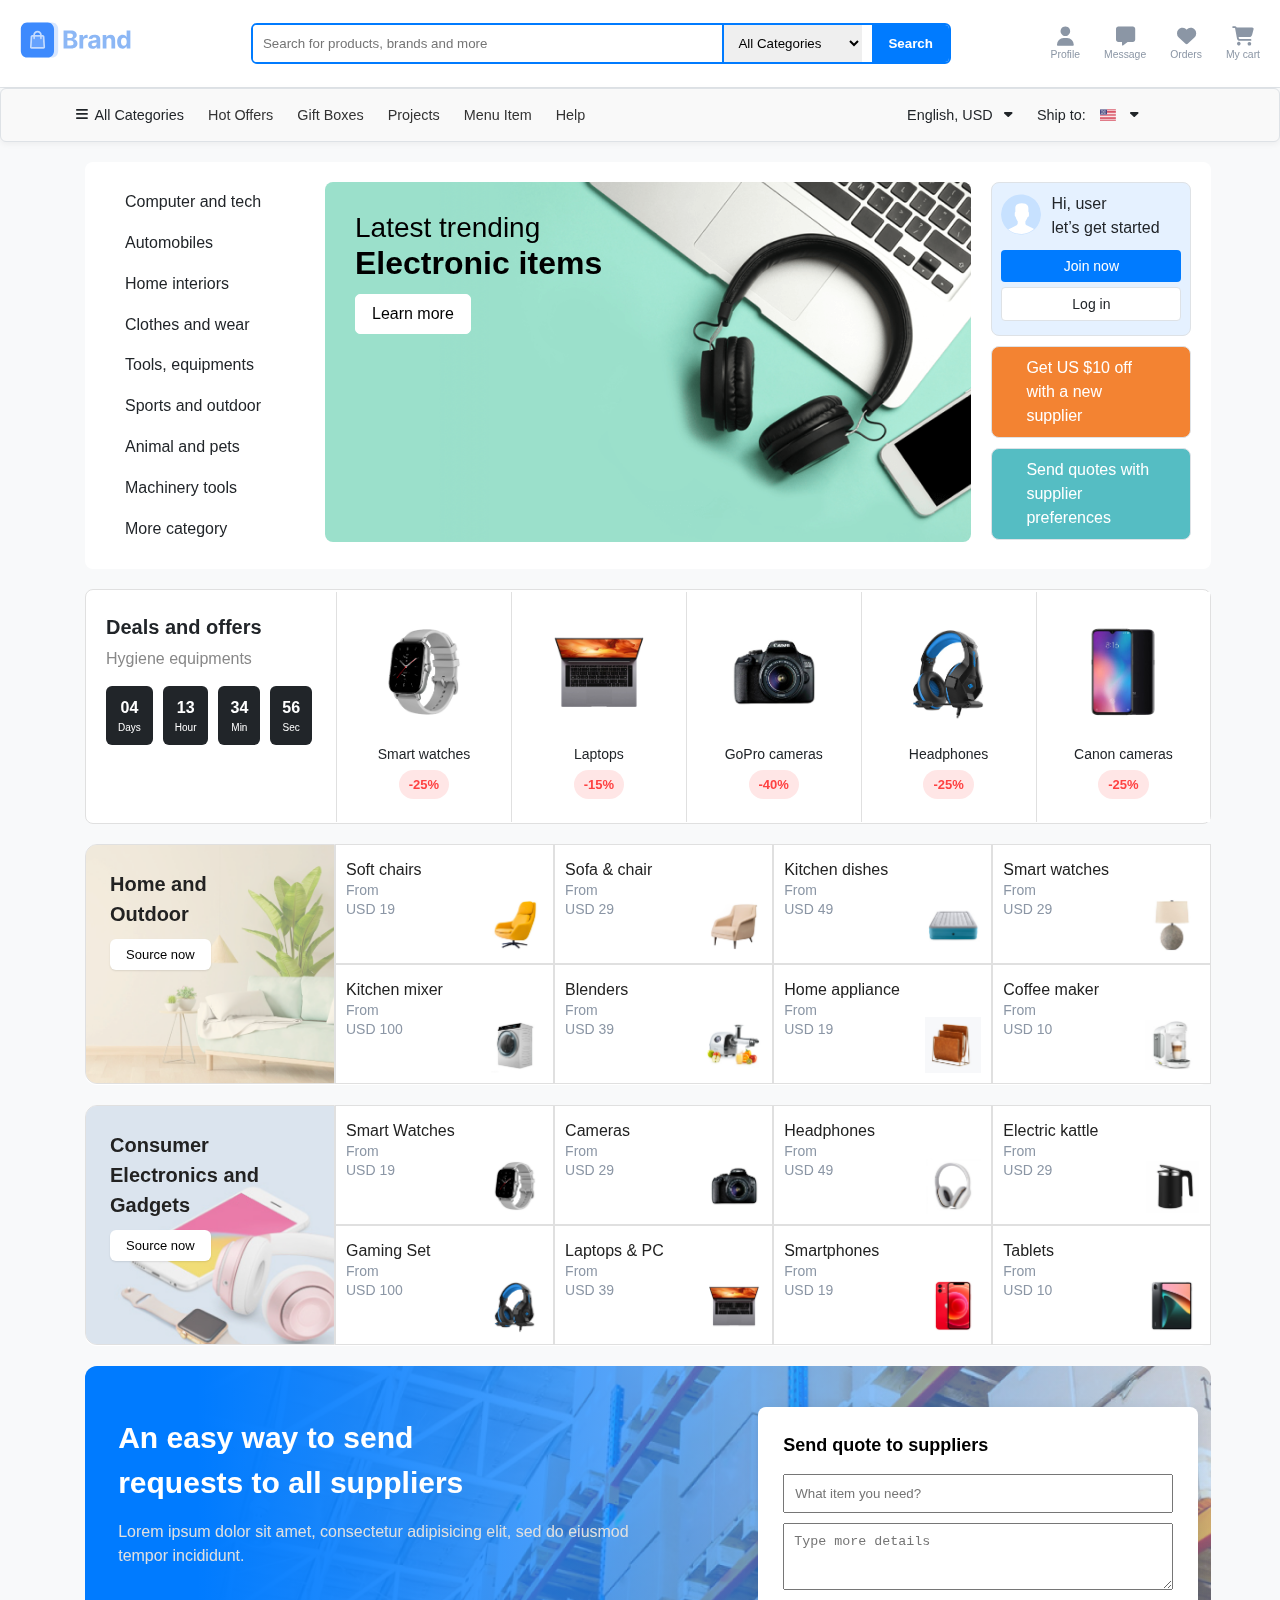
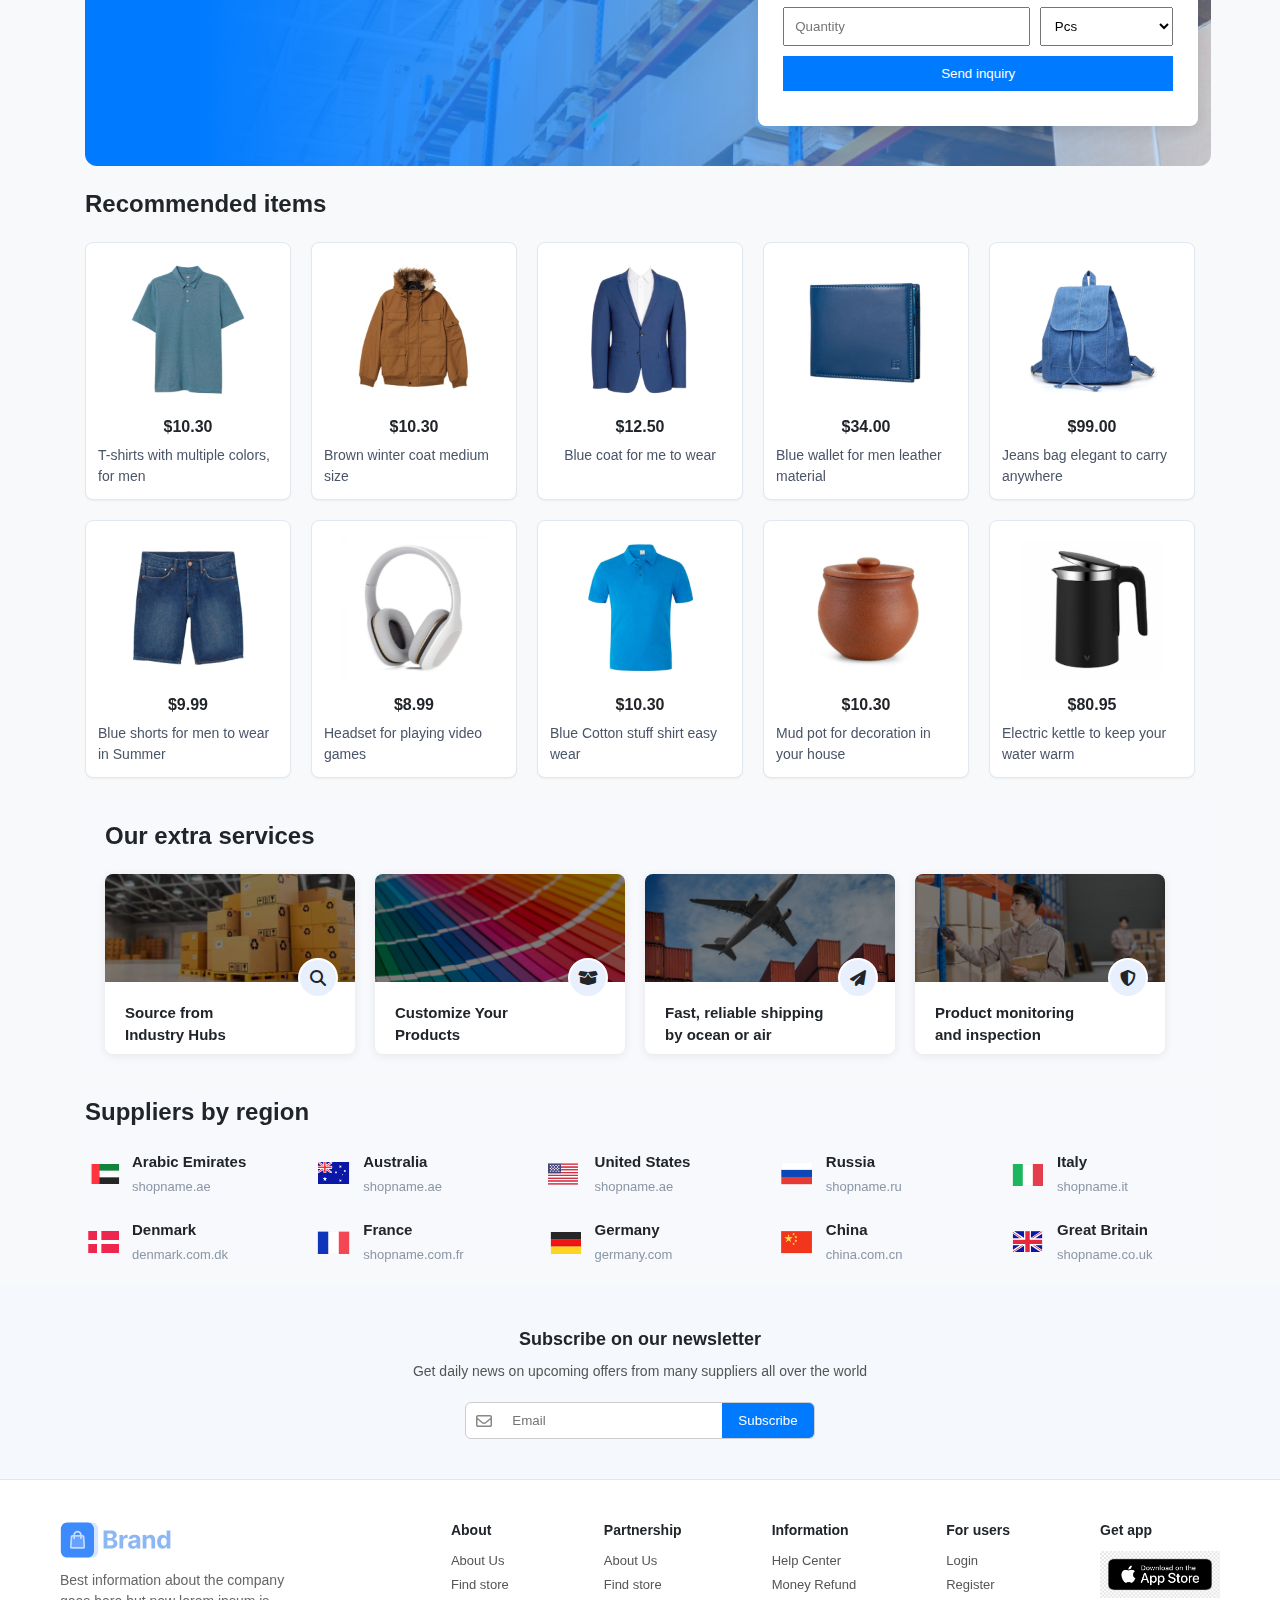
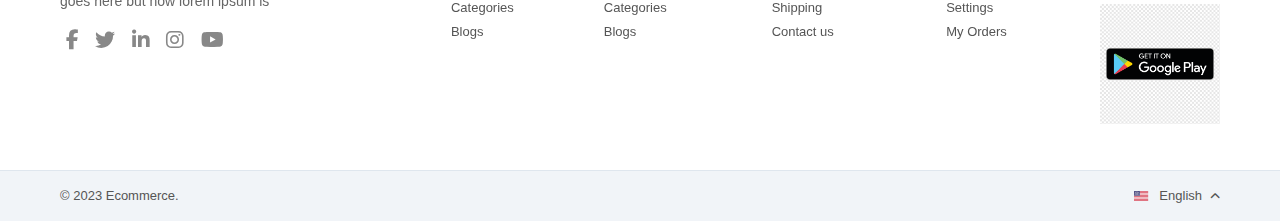
<file: index.html>
<!DOCTYPE html>
<html lang="en">
<head>
    <meta charset="UTF-8">
    <meta name="viewport" content="width=device-width, initial-scale=1.0">
    <title>E-commerce Homepage Design</title>
    <link rel="stylesheet" href="css/styles.css">
        <link rel="stylesheet" href="https://cdnjs.cloudflare.com/ajax/libs/font-awesome/6.4.2/css/all.min.css" integrity="sha512-...">
</head>
<body>
  <header>
 <div class="container">
    <div class="header-main">
        <a href="index.html"><img src="assets/logo-colored.svg" alt="Brand logo" class="logo"></a>

        <div class="search-bar">
            <input type="text" placeholder="Search for products, brands and more" class="search">
            <select class="category">
                <option value="all">All Categories</option>
                <option value="electronics">Electronics</option>
                <option value="fashion">Clothing</option>
                <option value="home">Home & outdoor</option>
                </select>
            <button class="search-button">Search</button>
        </div>
        <div class="header-icons">
          <button  class="icon-btn">
            <i class="fa-solid fa-user"></i>
            <span class="icon-label">Profile</span>
          </button>
          <button onclick="document.getElementById('quote-section').scrollIntoView({ behavior: 'smooth' })" class="icon-btn">
            <i class="fa-solid fa-message"></i>
            <span class="icon-label">Message</span>
          </button>
          <button class="icon-btn">
            <i class="fa-solid fa-heart"></i>
            <span class="icon-label">Orders</span>
          </button>
          <button class="icon-btn"  href="cart-page.html">
            <i class="fa-solid fa-cart-shopping"></i>
          <span class="icon-label">My cart</span>
          </button>
        </div>
    </div>
 </div>
 </header>
<div class="navbar">
  <div class="container nav-container">
    <!-- LEFT NAV -->
      <nav class="nav-left">
        <ul>
        <!-- All Category Dropdown -->
        <div class="nav-item dropdown-wrapper">
          <button class="dropdown-toggle" id="category-toggle">
          <i class="fa fa-bars"></i> All Categories 
          </button>
          <div class="dropdown-menu" id="category-menu">
            <div class="dropdown-item" data-category="Computer and tech">Computer and tech</div>
            <div class="dropdown-item" data-category="Automobiles">Automobiles</div>
            <div class="dropdown-item" data-category="Home interiors">Home interiors</div>
            <div class="dropdown-item" data-category="Clothes and wear">Clothes and wear</div>
            <div class="dropdown-item" data-category="Tools, equipments">Tools, equipments</div>
            <div class="dropdown-item" data-category="Sports and outdoor">Sports and outdoor</div>
            <div class="dropdown-item" data-category="Animal and pets">Animal and pets</div>
            <div class="dropdown-item" data-category="Machinery tools">Machinery tools</div>
            <div class="dropdown-item" data-category="More category">More category</div>
          </div>
        </div>
        
          <li><a href="#deal-cards">Hot Offers</a></li>
          <li><a href="#deal-cards">Gift Boxes</a></li>
          <li><a href="#extra-services">Projects</a></li>
          <li><a href="#decor-section">Menu Item</a></li>
          <li><a href="#quote-section">Help</a></li>
        </ul>
      </nav>

      <!-- RIGHT NAV -->
      <div class="nav-right">

        <!-- Language & Currency -->
        <div class="dropdown-wrapper">
          <button class="dropdown-toggle" id="lang-toggle">
            English, USD <i class="fa fa-caret-down"></i>
          </button>
          <div class="dropdown-menu" id="lang-menu">
            <div class="dropdown-item">English, USD</div>
            <div class="dropdown-item">Español, EUR</div>
            <div class="dropdown-item">Français, EUR</div>
            <div class="dropdown-item">Deutsch, EUR</div>
          </div>
        </div>

        <!-- Shipping / Country -->
        <div class="dropdown-wrapper">
          <button class="dropdown-toggle" id="country-toggle"> 
            Ship to: 
            <img src="assets/flags/usa.png" class="flag-icon" id="selected-flag" alt="Flag" /><i class="fa fa-caret-down"></i>
          </button>
          <div class="dropdown-menu" id="country-menu">
            <div class="dropdown-item" data-flag="assets/flags/usa.png">
              <img src="assets/flags/usa.png" class="flag-icon" /> United States
                        </div>
            <div class="dropdown-item" data-flag="assets/flags/australia.png">
              <img src="assets/flags/australia.png" class="flag-icon" /> Australia
                  </div>
            <div class="dropdown-item" data-flag="assets/flags/china.png">
              <img src="assets/flags/china.png" class="flag-icon" /> China
            </div>
            <div class="dropdown-item" data-flag="assets/flags/dubai.png">
              <img src="assets/flags/dubai.png" class="flag-icon" /> Dubai
            </div>
            <div class="dropdown-item" data-flag="assets/flags/england.png">
              <img src="assets/flags/england.png" class="flag-icon" /> England
            </div>
            <div class="dropdown-item" data-flag="assets/flags/france.png">
              <img src="assets/flags/france.png" class="flag-icon" /> France
            </div>
            <div class="dropdown-item" data-flag="assets/flags/germany.png">
              <img src="assets/flags/germany.png" class="flag-icon" /> Germany 
            </div>
            <div class="dropdown-item" data-flag="assets/flags/scotland.png">
              <img src="assets/flags/scotland.png" class="flag-icon" />  Scotland
            </div>
          </div>
        </div>
      </div>
    </div>
</div>
<main class="main-content">
    <section class="hero main-section">
      <div class="hero-content">
        <div class="hero-categories">
          <ul>
            <li><a href="Shop-page.html">
                <div class="categories">Computer and tech</div>
              </a></li>
            <li><a href="#">
                <div class="categories">Automobiles</div>
              </a></li>
            <li><a href="#">
                <div class="categories">Home interiors</div>
              </a></li>
            <li><a href="product-detail.html">
                <div class="categories">Clothes and wear</div>
              </a></li>
            <li><a href="#">
                <div class="categories">Tools, equipments</div>
              </a></li>
            <li><a href="#">
                <div class="categories">Sports and outdoor</div>
              </a></li>
            <li><a href="#">
                <div class="categories">Animal and pets</div>
              </a></li>
            <li><a href="#">
                <div class="categories">Machinery tools</div>
              </a></li>
            <li><a href="#">
                <div class="categories">More category</div>
              </a></li>
          </ul>
        </div>
        <div class="hero-banner">
          <img src="assets/main11.png" alt="Hero Banner">
          <div class="banner-content">
            <h2>Latest trending</h2>
            <h1>Electronic items</h1>
            <button>Learn more</button>
          </div>
        </div>
        <div class="hero-side">
          <div class="side-box user-box">
            <div class="user-box-content">
              <img src="assets/Avatar.svg" alt="User">
              <h3>Hi, user <br>let’s get started</h3>
            </div>
            <button class="join-now">Join now</button>
            <button class="login">Log in</button>
          </div>
          <div class="discount-box">
            <p class="side-content">Get US $10 off with a new supplier</p>
          </div>
          <div class="quote-box">
            <p class="side-content">Send quotes with supplier preferences<p>
          </div>
        </div>
      </div>
</section>
<section class="deals-section">
    <div class="deals-container">

      <!-- Timer -->
      <div class="deal-timer">
        <h2>Deals and offers</h2>
        <p>Hygiene equipments</p>
        <div class="countdown">
          <div class="time-box">
            <span id="days">04</span>
            <small>Days</small>
          </div>
          <div class="time-box">
            <span id="hours">13</span>
            <small>Hour</small>
          </div>
          <div class="time-box">
            <span id="minutes">34</span>
            <small>Min</small>
          </div>
          <div class="time-box">
            <span id="seconds">56</span>
            <small>Sec</small>
          </div>
        </div>
      </div>

      <!-- Deals -->
      <div class="deal-cards" id="deal-cards">
        <div class="deal-card">
          <img src="assets/8.jpg" alt="Smart Watch">
          <p class="product-names">Smart watches</p>
          <p class="product-discount">-25%</p>
        </div>
        <div class="deal-card">
          <img src="assets/7.jpg" alt="Laptop">
          <p class="product-names">Laptops</p>
          <p class="product-discount">-15%</p>
        </div>
        <div class="deal-card">
          <img src="assets/6.jpg" alt="GoPro">
          <p class="product-names">GoPro cameras</p>
          <p class="product-discount">-40%</p>
        </div>
        <div class="deal-card">
          <img src="assets/5.jpg" alt="Headphones">
          <p class="product-names">Headphones</p>
          <p class="product-discount">-25%</p>
        </div>
        <div class="deal-card">
          <img src="assets/3.jpg" alt="Canon">
          <p class="product-names">Canon cameras</p>
          <p class="product-discount">-25%</p>
        </div>
      </div>
    </div>
  </section>

  <!-- Home and Outdoor -->
  <section class="decor-section" id="decor-section">
    <div class="decor-grid">
      <!-- Left Feature Image -->
      <div class="left-feature">
        <img src="assets/image92.png" alt="Home Decor">
        <div class="overlay">
          <h2>Home and <br>Outdoor</h2>
          <button>Source now</button>
        </div>
      </div>

      <!-- Product Boxes -->
      <div class="product-card">
        <div class="box-header">
          <p class="product-name">Soft chairs<span><br>From <br> USD 19</span></p>
        </div>
        <div class="box-footer">
          <img src="assets/interior/2.jpg" alt="Soft chairs">
        </div>
      </div>

      <div class="product-card">
        <div class="box-header">
          <p class="product-name">Sofa & chair<span><br>From <br>USD 29</span></p>
          
        </div>
        <div class="box-footer">
          <img src="assets/interior/1.jpg" alt="Sofa & chair">
        </div>
      </div>

      <div class="product-card">
        <div class="box-header">
          <p class="product-name">Kitchen dishes<span><br>From <br> USD 49</span></p>
          
        </div>
        <div class="box-footer">
          <img src="assets/interior/5.jpg" alt="Kitchen dishes">
        </div>
      </div>

      <div class="product-card">
        <div class="box-header">
          <p class="product-name">Smart watches<span><br>From <br> USD 29</span></p>
        </div>
        <div class="box-footer">
          <img src="assets/interior/6.jpg" alt="Smart watches">
        </div>
      </div>

      <div class="product-card">
        <div class="box-header">
          <p class="product-name">Kitchen mixer<span><br>From <br> USD 100</span></p>
          
        </div>
        <div class="box-footer">
          <img src="assets/interior/10.jpg" alt="Kitchen mixer">
        </div>
      </div>

      <div class="product-card">
        <div class="box-header">
          <p class="product-name">Blenders<span><br>From <br> USD 39</span></p>
          
        </div>
        <div class="box-footer">
          <img src="assets/interior/9.jpg" alt="Blenders">
        </div>
      </div>

      <div class="product-card">
        <div class="box-header">
          <p class="product-name">Home appliance<span><br>From <br> USD 19</span></p>
          
        </div>
        <div class="box-footer">
          <img src="assets/interior/7.jpg" alt="Home appliance">
        </div>
      </div>

      <div class="product-card">
        <div class="box-header">
          <p class="product-name">Coffee maker<span><br>From <br> USD 10</span></p>
          
        </div>
        <div class="box-footer">
          <img src="assets/interior/8.jpg" alt="Coffee maker">
        </div>
      </div>
    </div>
  </section>
<!-- Home and Outdoor -->
  <section class="decor-section">
    <div class="decor-grid">
      <!-- Left Feature Image -->
      <div class="left-feature">
        <img src="assets/image98.png" alt="Home Decor">
        <div class="overlay">
          <h2>Consumer <br>Electronics and <br> Gadgets</h2>
          <button>Source now</button>
        </div>
      </div>

      <!-- Product Boxes -->
      <div class="product-card">
        <div class="box-header">
          <p class="product-name">Smart Watches<span><br>From <br> USD 19</span></p>
        </div>
        <div class="box-footer">
          <img src="assets/8.jpg" alt="Smart Watches">
        </div>
      </div>

      <div class="product-card">
        <div class="box-header">
          <p class="product-name">Cameras<span><br>From <br>USD 29</span></p>
          
        </div>
        <div class="box-footer">
          <img src="assets/6.jpg" alt="Cameras">
        </div>
      </div>

      <div class="product-card">
        <div class="box-header">
          <p class="product-name">Headphones<span><br>From <br> USD 49</span></p>
          
        </div>
        <div class="box-footer">
          <img src="assets/9.jpg" alt="Headphones">
        </div>
      </div>

      <div class="product-card">
        <div class="box-header">
          <p class="product-name">Electric kattle<span><br>From <br> USD 29</span></p>
        </div>
        <div class="box-footer">
          <img src="assets/10.jpg" alt="Electric kattle">
        </div>
      </div>

      <div class="product-card">
        <div class="box-header">
          <p class="product-name">Gaming Set<span><br>From <br> USD 100</span></p>
          
        </div>
        <div class="box-footer">
          <img src="assets/5.jpg" alt="Gaming Set">
        </div>
      </div>

      <div class="product-card">
        <div class="box-header">
          <p class="product-name">Laptops & PC<span><br>From <br> USD 39</span></p>
          
        </div>
        <div class="box-footer">
          <img src="assets/7.jpg" alt="Laptops & PC">
        </div>
      </div>

      <div class="product-card">
        <div class="box-header">
          <p class="product-name">Smartphones<span><br>From<br>USD 19</span></p>
          
        </div>
        <div class="box-footer">
          <img src="assets/1.jpg" alt="Smartphones">
        </div>
      </div>

      <div class="product-card">
        <div class="box-header">
          <p class="product-name">Tablets<span><br>From <br> USD 10</span></p>
          
        </div>
        <div class="box-footer">
          <img src="assets/2.jpg" alt="Tablets">
        </div>
      </div>
    </div>
  </section>
<section class="quote-section" id="quote-section">
    <div class="quote-container">
      <div class="quote-left">
        <h2>An easy way to send<br>requests to all suppliers</h2>
        <p>Lorem ipsum dolor sit amet, consectetur adipisicing elit, sed do eiusmod tempor incididunt.</p>
      </div>
      <div class="quote-right">
        <h3>Send quote to suppliers</h3>
        <form id="quoteForm">
          <input type="text" placeholder="What item you need?" aria-label="Item needed" required>
          <textarea placeholder="Type more details" rows="3" aria-label="Additional details" required></textarea>
          <div class="form-row">
            <input type="number" placeholder="Quantity" aria-label="Quantity"required>
            <select>
              <option>Pcs</option>
              <option>Kg</option>
              <option>Liters</option>
            </select>
          </div>
          <button type="submit">Send inquiry</button>
        </form>
      </div>
    </div>
  </section>
    <section class="recommended-container">
    <h2>Recommended items</h2>
    <div class="grid">
      <div class="card">
        <img src="assets/cloth/1.jpg" alt="T-shirt">
        <p class="price">$10.30</p>
        <p class="desc">T-shirts with multiple colors, for men</p>
      </div>
      <div class="card">
        <img src="assets/cloth/3.jpg" alt="Jacket">
        <p class="price">$10.30</p>
        <p class="desc">Brown winter coat medium size</p>
      </div>
      <div class="card">
        <img src="assets/cloth/7.jpg" alt="Coat">
        <p class="price">$12.50</p>
        <p class="desc">Blue coat for me to wear</p>
      </div>
      <div class="card">
        <img src="assets/cloth/6.jpg" alt="Jeans bag">
        <p class="price">$34.00</p>
        <p class="desc">Blue wallet for men leather material</p>
      </div>
      <div class="card">
        <img src="assets/cloth/5.jpg" alt="Leather wallet">
        <p class="price">$99.00</p>
        <p class="desc">Jeans bag elegant to carry anywhere</p>
      </div>
      <div class="card">
        <img src="assets/cloth/4.jpg" alt="Camera">
        <p class="price">$9.99</p>
        <p class="desc">Blue shorts for men to wear in Summer</p>
      </div>
      <div class="card">
        <img src="assets/9.jpg" alt="Headset">
        <p class="price">$8.99</p>
        <p class="desc">Headset for playing video games</p>
      </div>
      <div class="card">
        <img src="assets/cloth/2.jpg" alt="Smartwatch">
        <p class="price">$10.30</p>
        <p class="desc">Blue Cotton stuff shirt easy wear</p>
      </div>
      <div class="card">
        <img src="assets/interior/3.jpg" alt="Blue wallet">
        <p class="price">$10.30</p>
        <p class="desc">Mud pot for decoration in your house</p>
      </div>
      <div class="card">
        <img src="assets/10.jpg" alt="Electric kettle">
        <p class="price">$80.95</p>
        <p class="desc">Electric kettle to keep your water warm</p>
      </div>
    </div>
  </section>
 <div class="services-section" id="extra-services">
  <h2>Our extra services</h2>
  <div class="services-grid">
    <div class="service-card">
      <div class="image-wrapper">
        <img src="assets/image108.png" alt="Source from Industry Hubs" />
        <div class="floating-icon"><i class="fas fa-search"></i></div>
      </div>
      <div class="service-footer">
        <span>Source from <br>Industry Hubs</span>
      </div>
    </div>

    <div class="service-card">
      <div class="image-wrapper">
        <img src="assets/image104.png" alt="Customize Products" />
        <div class="floating-icon"><i class="fas fa-box-open"></i></div>
      </div>
      <div class="service-footer">
        <span>Customize Your <br>Products</span>
      </div>
    </div>

    <div class="service-card">
      <div class="image-wrapper">
        <img src="assets/image106.png" alt="Shipping by air" />
        <div class="floating-icon"><i class="fa-solid fa-paper-plane"></i></div>
      </div>
      <div class="service-footer">
        <span>Fast, reliable shipping <br> by ocean or air</span>
      </div>
    </div>

    <div class="service-card">
      <div class="image-wrapper">
        <img src="assets/image107.png" alt="Monitoring" />
        <div class="floating-icon"><i class="fas fa-shield-alt"></i></div>
      </div>
      <div class="service-footer">
        <span>Product monitoring <br>and inspection</span>
      </div>
    </div>
  </div>
</div>
<!-- Suppliers Section -->
<div class="suppliers-section">
  <h2>Suppliers by region</h2>
  <div class="suppliers-grid">
    <div class="supplier-card">
      <img src="assets/flags/dubai.png" alt="UAE flag" class="flag-img" />
      <div>
        <span>Arabic Emirates</span><br />
        <small>shopname.ae</small>
      </div>
    </div>
    <div class="supplier-card">
      <img src="assets/flags/australia.png" alt="Australia flag" class="flag-img" />
      <div>
        <span>Australia</span><br />
        <small>shopname.ae</small>
      </div>
    </div>
    <div class="supplier-card">
      <img src="assets/flags/usa.png" alt="US flag" class="flag-img" />
      <div>
        <span>United States</span><br />
        <small>shopname.ae</small>
      </div>
    </div>
    <div class="supplier-card">
      <img src="assets/flags/russia.png" alt="Russia flag" class="flag-img" />
      <div>
        <span>Russia</span><br />
        <small>shopname.ru</small>
      </div>
    </div>
    <div class="supplier-card">
      <img src="assets/flags/itlay.png" alt="Italy flag" class="flag-img" />
      <div>
        <span>Italy</span><br />
        <small>shopname.it</small>
      </div>
    </div>
    <div class="supplier-card">
      <img src="assets/flags/scotland.png" alt="Scotland flag" class="flag-img" />
      <div>
        <span>Denmark</span><br />
        <small>denmark.com.dk</small>
      </div>
    </div>
    <div class="supplier-card">
      <img src="assets/flags/france.png" alt="France flag" class="flag-img" />
      <div>
        <span>France</span><br />
        <small>shopname.com.fr</small>
      </div>
    </div>
    <div class="supplier-card">
      <img src="assets/flags/germany.png" alt="Germany flag" class="flag-img" />
      <div>
        <span>Germany</span><br />
        <small>germany.com</small>
      </div>
    </div>
    <div class="supplier-card">
      <img src="assets/flags/china.png" alt="China flag" class="flag-img" />
      <div>
        <span>China</span><br />
        <small>china.com.cn</small>
      </div>
    </div>
    <div class="supplier-card">
      <img src="assets/flags/england.png" alt="Great Britain flag" class="flag-img" />
      <div>
        <span>Great Britain</span><br />
        <small>shopname.co.uk</small>
      </div>
    </div>
  </div>
</div>
<!-- Footer Section -->
<footer class="footer">
      <div class="newsletter">
      <h3>Subscribe on our newsletter</h3>
      <p>Get daily news on upcoming offers from many suppliers all over the world</p>
      <form class="newsletter-form">
        <i class="fa-regular fa-envelope"></i>
        <input type="email" placeholder="Email" name="email" required />
        <button type="submit">Subscribe</button>
      </form>
    </div>

  <div class="footer-main">
    <div class="footer-brand">
      <h2><img src="assets/logo-colored.svg" alt="Brand logo"></h2>
      <p>Best information about the company goes here but now lorem ipsum is</p>
      <div class="social-icons">
        <i class="fab fa-facebook-f"></i>
        <i class="fab fa-twitter"></i>
        <i class="fab fa-linkedin-in"></i>
        <i class="fab fa-instagram"></i>
        <i class="fab fa-youtube"></i>
      </div>
    </div>

    <div class="footer-links">
      <div><h4>About</h4>
        <a href="#">About Us</a>
        <a href="#">Find store</a>
        <a href="#">Categories</a>
        <a href="#">Blogs</a>
      </div>
      <div><h4>Partnership</h4>
        <a href="#">About Us</a>
        <a href="#">Find store</a>
        <a href="#">Categories</a>
        <a href="#">Blogs</a>
      </div>
      <div><h4>Information</h4>
        <a href="#">Help Center</a>
        <a href="#">Money Refund</a>
        <a href="#">Shipping</a>
        <a href="#">Contact us</a>
      </div>
      <div><h4>For users</h4>
        <a href="#">Login</a>
        <a href="#">Register</a>
        <a href="#">Settings</a>
        <a href="#">My Orders</a>
      </div>
      <div class="get-app">
        <h4>Get app</h4>
        <img src="assets/apple.png" alt="App Store" />
        <img src="assets/google.png" alt="Play Store" />
      </div>
    </div>
  </div>

  <div class="footer-bottom">
    <span>© 2023 Ecommerce.</span>
    <div class="language-switcher"  id="langSwitcher">
      <img id="lang-flag" src="assets/flags/usa.png" alt="US Flag" />
      <span id="current-language">English</span>
      <i class="fa-solid fa-chevron-up"></i>
      <ul id="language-options">
        <li onclick="changeLanguage('English', 'flags/usa.png')">English</li>
        <li onclick="changeLanguage('French', 'flags/france.png')">French</li>
        <li onclick="changeLanguage('Russian', 'flags/russia.png')">Russian</li>
        <li onclick="changeLanguage('German', 'flags/germany.png')">German</li>
      </ul>
    </div>
  </div>
</footer>
</main>
  <script src="js/script.js"></script>
</body>
</html>
</file>
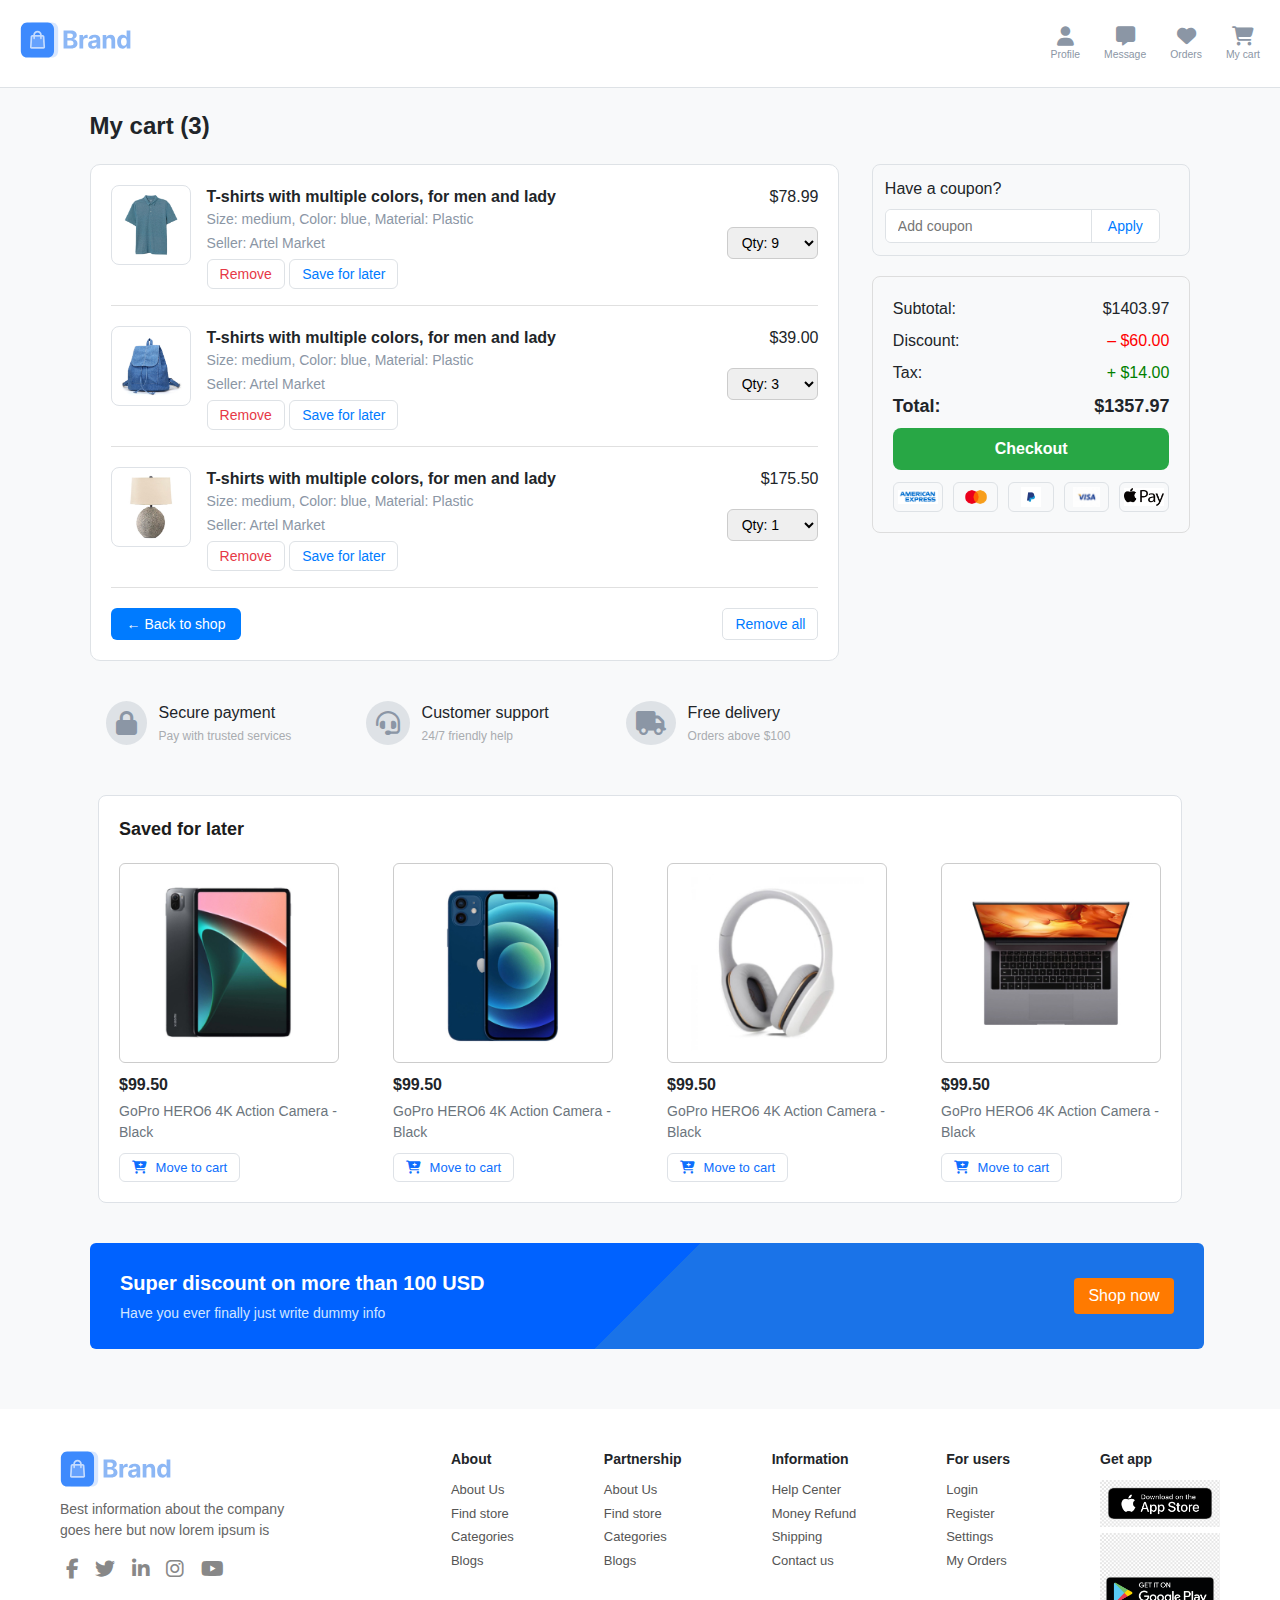
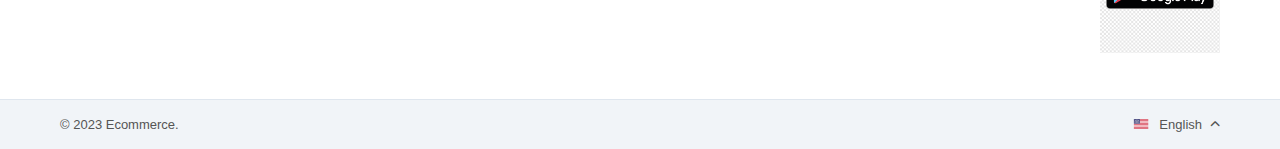
<file: cart-page.html>
<!DOCTYPE html>
<html lang="en">
<head>
    <meta charset="UTF-8">
    <meta name="viewport" content="width=device-width, initial-scale=1.0">
    <title>cart Page</title>
    <link rel="stylesheet" href="css/styles.css">
    <link rel="stylesheet" href="css/cart-page.css">
    <link rel="stylesheet" href="css/product-detail.css">
    <link rel="stylesheet" href="https://cdnjs.cloudflare.com/ajax/libs/font-awesome/6.4.2/css/all.min.css" integrity="sha512-...">
</head>
<body>
    <header>
 <div class="container">
    <div class="header-main">
        <a href="index.html"><img src="assets/logo-colored.svg" alt="Brand logo" class="logo"></a>
        <div class="header-icons">
          <button  class="icon-btn">
            <i class="fa-solid fa-user"></i>
            <span class="icon-label">Profile</span>
          </button>
          <button onclick="document.getElementById('quote-section').scrollIntoView({ behavior: 'smooth' })" class="icon-btn">
            <i class="fa-solid fa-message"></i>
            <span class="icon-label">Message</span>
          </button>
          <button class="icon-btn">
            <i class="fa-solid fa-heart"></i>
            <span class="icon-label">Orders</span>
          </button>
          <button class="icon-btn"  href="cart-page.html">
            <i class="fa-solid fa-cart-shopping"></i>
          <span class="icon-label">My cart</span>
          </button>
        </div>
    </div>
 </div>
 </header>
 <main>
        <span class="eccart-section-title">My cart (3)</span>
        <section class="eccart-main-container">
            <!-- Left: Cart Items -->
            <div class="eccart-items-section">
                <div class="eccart-item-card">
                    <img src="assets/cloth/1.jpg" alt="T-shirt" class="eccart-item-image">
                    <div class="eccart-item-details">
                        <div class="eccart-title-price-row">
                            <p class="eccart-item-title">T-shirts with multiple colors, for men and lady</p>
                            <p class="eccart-item-price">$78.99</p>
                        </div>
                        <p class="eccart-item-meta">Size: medium, Color: blue, Material: Plastic</p>
                        <div class="eccart-seller-qty-row">
                            <p class="eccart-seller">Seller: Artel Market</p>
                            <select class="eccart-qty-select">
                                <option>Qty: 1</option>
                                <option>Qty: 2</option>
                                <option>Qty: 3</option>
                                <option>Qty: 4</option>
                                <option>Qty: 5</option>
                                <option>Qty: 6</option>
                                <option>Qty: 7</option>
                                <option>Qty: 8</option>
                                <option selected>Qty: 9</option>
                                <option>Qty: 10</option>
                            </select>
                        </div>
                        <button class="eccart-btn-outline-red">Remove</button>
                        <button class="eccart-btn-outline-blue">Save for later</button>
                    </div>

                </div>

                <div class="eccart-item-card">
                    <img src="assets/cloth/5.jpg" alt="T-shirt" class="eccart-item-image">
                    <div class="eccart-item-details">
                        <div class="eccart-title-price-row">
                            <p class="eccart-item-title">T-shirts with multiple colors, for men and lady</p>
                            <p class="eccart-item-price">$39.00</p>
                        </div>
                        <p class="eccart-item-meta">Size: medium, Color: blue, Material: Plastic</p>
                        <div class="eccart-seller-qty-row">
                            <p class="eccart-seller">Seller: Artel Market</p>
                            <select class="eccart-qty-select">
                                <option>Qty: 1</option>
                                <option>Qty: 2</option>
                                <option selected>Qty: 3</option>
                                <option>Qty: 4</option>
                                <option>Qty: 5</option>
                                <option>Qty: 6</option>
                                <option>Qty: 7</option>
                                <option>Qty: 8</option>
                                <option>Qty: 9</option>
                                <option>Qty: 10</option>
                            </select>
                        </div>
                        <button class="eccart-btn-outline-red">Remove</button>
                        <button class="eccart-btn-outline-blue">Save for later</button>
                    </div>
                </div>

                <div class="eccart-item-card">
                    <img src="assets/interior/6.jpg" alt="T-shirt" class="eccart-item-image">
                    <div class="eccart-item-details">
                        <div class="eccart-title-price-row">
                            <p class="eccart-item-title">T-shirts with multiple colors, for men and lady</p>
                            <p class="eccart-item-price">$175.50</p>
                        </div>
                        <p class="eccart-item-meta">Size: medium, Color: blue, Material: Plastic</p>
                        <div class="eccart-seller-qty-row">
                            <p class="eccart-seller">Seller: Artel Market</p>
                            <select class="eccart-qty-select">
                                <option>Qty: 1</option>
                                <option>Qty: 2</option>
                                <option>Qty: 3</option>
                                <option>Qty: 4</option>
                                <option>Qty: 5</option>
                                <option>Qty: 6</option>
                                <option>Qty: 7</option>
                                <option>Qty: 8</option>
                                <option>Qty: 9</option>
                                <option>Qty: 10</option>
                            </select>
                        </div>
                        <button class="eccart-btn-outline-red">Remove</button>
                        <button class="eccart-btn-outline-blue">Save for later</button>

                    </div>
                </div>

                <div class="eccart-bottom-actions">
                    <button class="eccart-btn-filled-blue">← Back to shop</button>
                    <button class="eccart-btn-text-gray">Remove all</button>
                </div>
            </div>

            <!-- Right: Coupon & Summary -->
            <div class="eccart-summary-section">
                <div class="eccart-coupon-box">
                    <p>Have a coupon?</p>
                    <div class="eccart-coupon-input-group">
                        <input type="text" class="eccart-coupon-input" placeholder="Add coupon">
                        <button class="eccart-btn-filled-blue-small">Apply</button>
                    </div>
                </div>


                <div class="eccart-price-summary">
                    <div class="eccart-price-row">
                        <span>Subtotal:</span><span>$1403.97</span>
                    </div>
                    <div class="eccart-price-row discount">
                        <span>Discount:</span><span>– $60.00</span>
                    </div>
                    <div class="eccart-price-row tax">
                        <span>Tax:</span><span>+ $14.00</span>
                    </div>
                    <div class="eccart-price-row total">
                        <span>Total:</span><span>$1357.97</span>
                    </div>
                    <button class="eccart-btn-filled-green">Checkout</button>
                    <div class="eccart-payment-icons">
                        <img src="assets/american-express.png" alt="American Express">
                        <img src="assets/master-card.png" alt="Mastercard">
                        <img src="assets/payapal.webp" alt="PayPal">
                        <img src="assets/visa.jpg" alt="Visa">
                        <img src="assets/applepay.png" alt="Apple Pay">
                    </div>

                </div>
            </div>
        </section>

        <div class="eccart-features">
            <div class="feature-item">
                <i class="fas fa-lock icon"></i>
                <div>
                    Secure payment
                    <p>Pay with trusted services</p>
                </div>
            </div>
            <div class="feature-item">
                <i class="fas fa-headset icon"></i>
                <div>
                    Customer support
                    <p>24/7 friendly help</p>
                </div>
            </div>
            <div class="feature-item">
                <i class="fas fa-truck icon"></i>
                <div>
                    Free delivery
                    <p>Orders above $100</p>
                </div>
            </div>
        </div>

        <section class="saved-later">
            <h2>Saved for later</h2>
            <div class="saved-grid">
                <!-- Item Card -->
                <div class="saved-item">
                    <img src="assets/2.jpg" alt="Product Image">
                    <p class="price">$99.50</p>
                    <p class="desc">GoPro HERO6 4K Action Camera - Black</p>
                    <button><i class="fas fa-cart-plus"></i> Move to cart</button>
                </div>
                <div class="saved-item">
                    <img src="assets/4.jpg" alt="Product Image">
                    <p class="price">$99.50</p>
                    <p class="desc">GoPro HERO6 4K Action Camera - Black</p>
                    <button><i class="fas fa-cart-plus"></i> Move to cart</button>
                </div>
                <div class="saved-item">
                    <img src="assets/9.jpg" alt="Product Image">
                    <p class="price">$99.50</p>
                    <p class="desc">GoPro HERO6 4K Action Camera - Black</p>
                    <button><i class="fas fa-cart-plus"></i> Move to cart</button>
                </div>
                <div class="saved-item">
                    <img src="assets/7.jpg" alt="Product Image">
                    <p class="price">$99.50</p>
                    <p class="desc">GoPro HERO6 4K Action Camera - Black</p>
                    <button><i class="fas fa-cart-plus"></i> Move to cart</button>
                </div>
            </div>
        </section>
        <div class="promo-banner">
      <div class="promo-text">
        <h3>Super discount on more than 100 USD</h3>
        <p>Have you ever finally just write dummy info</p>
      </div>
      <a href="shop-page.html" class="shop-now">Shop now</a>
    </div>
      
    </main>
    <footer class="footer">

  <div class="footer-main">
    <div class="footer-brand">
      <h2><img src="assets/logo-colored.svg" alt="Brand logo"></h2>
      <p>Best information about the company goes here but now lorem ipsum is</p>
      <div class="social-icons">
        <i class="fab fa-facebook-f"></i>
        <i class="fab fa-twitter"></i>
        <i class="fab fa-linkedin-in"></i>
        <i class="fab fa-instagram"></i>
        <i class="fab fa-youtube"></i>
      </div>
    </div>

    <div class="footer-links">
      <div><h4>About</h4>
        <a href="#">About Us</a>
        <a href="#">Find store</a>
        <a href="#">Categories</a>
        <a href="#">Blogs</a>
      </div>
      <div><h4>Partnership</h4>
        <a href="#">About Us</a>
        <a href="#">Find store</a>
        <a href="#">Categories</a>
        <a href="#">Blogs</a>
      </div>
      <div><h4>Information</h4>
        <a href="#">Help Center</a>
        <a href="#">Money Refund</a>
        <a href="#">Shipping</a>
        <a href="#">Contact us</a>
      </div>
      <div><h4>For users</h4>
        <a href="#">Login</a>
        <a href="#">Register</a>
        <a href="#">Settings</a>
        <a href="#">My Orders</a>
      </div>
      <div class="get-app">
        <h4>Get app</h4>
        <img src="assets/apple.png" alt="App Store" />
        <img src="assets/google.png" alt="Play Store" />
      </div>
    </div>
  </div>

  <div class="footer-bottom">
    <span>© 2023 Ecommerce.</span>
    <div class="language-switcher"  id="langSwitcher">
      <img id="lang-flag" src="assets/flags/usa.png" alt="US Flag" />
      <span id="current-language">English</span>
      <i class="fa-solid fa-chevron-up"></i>
      <ul id="language-options">
        <li onclick="changeLanguage('English', 'flags/usa.png')">English</li>
        <li onclick="changeLanguage('French', 'flags/france.png')">French</li>
        <li onclick="changeLanguage('Russian', 'flags/russia.png')">Russian</li>
        <li onclick="changeLanguage('German', 'flags/germany.png')">German</li>
      </ul>
    </div>
  </div>
</footer>

</body>
</html>
</file>
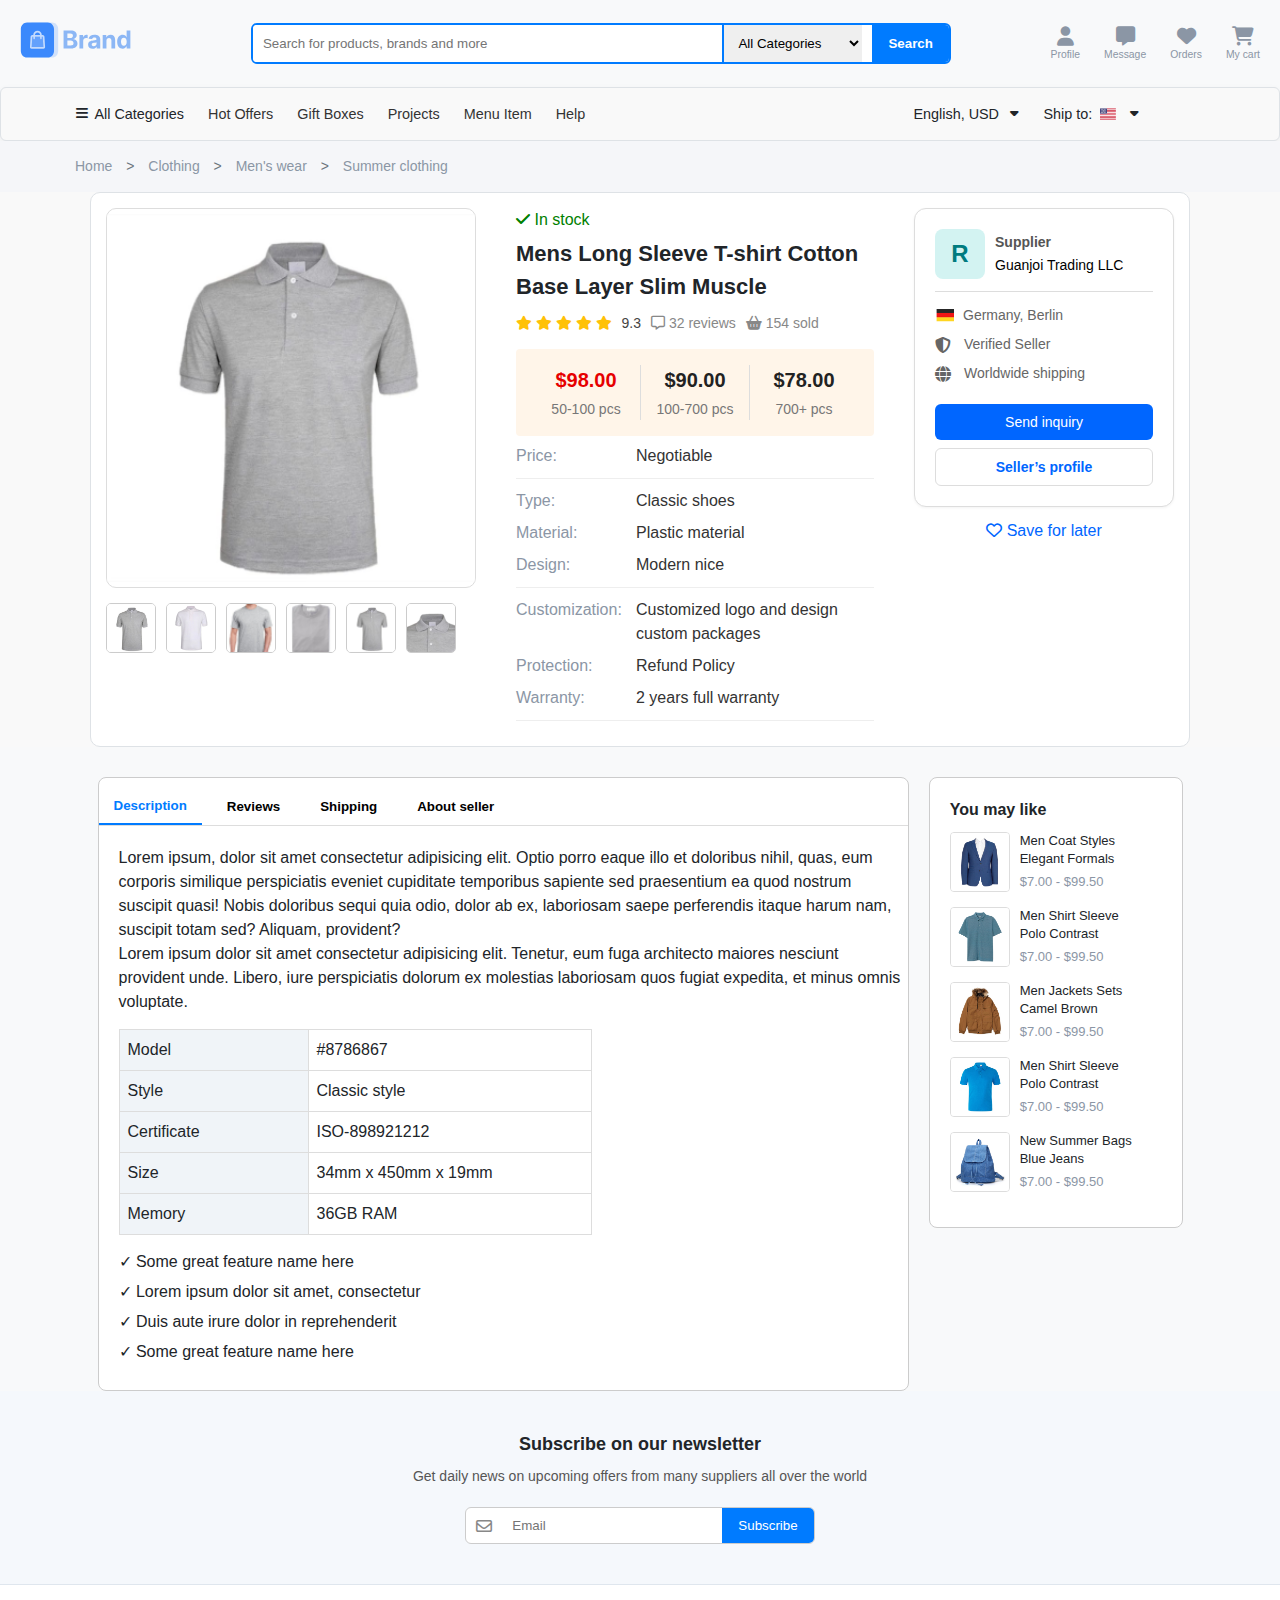
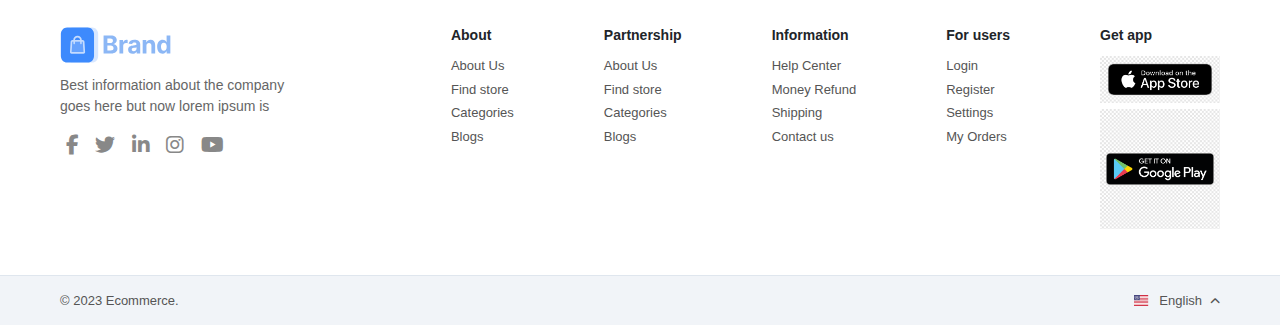
<file: product-detail.html>
<!DOCTYPE html>
<html lang="en">
<head>
    <meta charset="UTF-8">
    <meta name="viewport" content="width=device-width, initial-scale=1.0">
    <title>Document</title>
    <link rel="stylesheet" href="css/styles.css">
    <link rel="stylesheet" href="css/shop-page.css">
    <link rel="stylesheet" href="css/product-detail.css">
     <link rel="stylesheet" href="https://cdnjs.cloudflare.com/ajax/libs/font-awesome/6.4.0/css/all.min.css">
</head>
<body>
    <div class="container">
    <div class="header-main">
        <a href="index.html"><img src="assets/logo-colored.svg" alt="Brand logo" class="logo"></a>

        <div class="search-bar">
            <input type="text" placeholder="Search for products, brands and more" class="search">
            <select class="category">
                <option value="all">All Categories</option>
                <option value="electronics">Electronics</option>
                <option value="fashion">Clothing</option>
                <option value="home">Home & outdoor</option>
                </select>
            <button class="search-button">Search</button>
        </div>
        <div class="header-icons">
          <button  class="icon-btn">
            <i class="fa-solid fa-user"></i>
            <span class="icon-label">Profile</span>
          </button>
          <button onclick="document.getElementById('quote-section').scrollIntoView({ behavior: 'smooth' })" class="icon-btn">
            <i class="fa-solid fa-message"></i>
            <span class="icon-label">Message</span>
          </button>
          <button class="icon-btn">
            <i class="fa-solid fa-heart"></i>
            <span class="icon-label">Orders</span>
          </button>
          <button class="icon-btn"  href="cart-page.html">
            <i class="fa-solid fa-cart-shopping"></i>
          <span class="icon-label">My cart</span>
          </button>
        </div>
    </div>
 </div>
 </header>
<div class="navbar">
  <div class="container nav-container">
    <!-- LEFT NAV -->
      <nav class="nav-left">
        <ul>
        <!-- All Category Dropdown -->
        <div class="nav-item dropdown-wrapper">
          <button class="dropdown-toggle" id="category-toggle">
          <i class="fa fa-bars"></i> All Categories 
          </button>
          <div class="dropdown-menu" id="category-menu">
            <div class="dropdown-item" data-category="Computer and tech">Computer and tech</div>
            <div class="dropdown-item" data-category="Automobiles">Automobiles</div>
            <div class="dropdown-item" data-category="Home interiors">Home interiors</div>
            <div class="dropdown-item" data-category="Clothes and wear">Clothes and wear</div>
            <div class="dropdown-item" data-category="Tools, equipments">Tools, equipments</div>
            <div class="dropdown-item" data-category="Sports and outdoor">Sports and outdoor</div>
            <div class="dropdown-item" data-category="Animal and pets">Animal and pets</div>
            <div class="dropdown-item" data-category="Machinery tools">Machinery tools</div>
            <div class="dropdown-item" data-category="More category">More category</div>
          </div>
        </div>
        
          <li><a href="#deal-cards">Hot Offers</a></li>
          <li><a href="#deal-cards">Gift Boxes</a></li>
          <li><a href="#extra-services">Projects</a></li>
          <li><a href="shop-page.html">Menu Item</a></li>
          <li><a href="#quote-section">Help</a></li>
        </ul>
      </nav>

      <!-- RIGHT NAV -->
      <div class="nav-right">

        <!-- Language & Currency -->
        <div class="dropdown-wrapper">
          <button class="dropdown-toggle" id="lang-toggle">
            English, USD <i class="fa fa-caret-down"></i>
          </button>
          <div class="dropdown-menu" id="lang-menu">
            <div class="dropdown-item">English, USD</div>
            <div class="dropdown-item">Español, EUR</div>
            <div class="dropdown-item">Français, EUR</div>
            <div class="dropdown-item">Deutsch, EUR</div>
          </div>
        </div>

        <!-- Shipping / Country -->
        <div class="dropdown-wrapper">
          <button class="dropdown-toggle" id="country-toggle"> 
            Ship to: 
            <img src="assets/flags/usa.png" class="flag-icon" id="selected-flag" alt="Flag" /><i class="fa fa-caret-down"></i>
          </button>
          <div class="dropdown-menu" id="country-menu">
            <div class="dropdown-item" data-flag="assets/flags/usa.png">
              <img src="assets/flags/usa.png" class="flag-icon" /> United States
                        </div>
            <div class="dropdown-item" data-flag="assets/flags/australia.png">
              <img src="assets/flags/australia.png" class="flag-icon" /> Australia
                  </div>
            <div class="dropdown-item" data-flag="assets/flags/china.png">
              <img src="assets/flags/china.png" class="flag-icon" /> China
            </div>
            <div class="dropdown-item" data-flag="assets/flags/dubai.png">
              <img src="assets/flags/dubai.png" class="flag-icon" /> Dubai
            </div>
            <div class="dropdown-item" data-flag="assets/flags/england.png">
              <img src="assets/flags/england.png" class="flag-icon" /> England
            </div>
            <div class="dropdown-item" data-flag="assets/flags/france.png">
              <img src="assets/flags/france.png" class="flag-icon" /> France
            </div>
            <div class="dropdown-item" data-flag="assets/flags/germany.png">
              <img src="assets/flags/germany.png" class="flag-icon" /> Germany 
            </div>
            <div class="dropdown-item" data-flag="assets/flags/scotland.png">
              <img src="assets/flags/scotland.png" class="flag-icon" />  Scotland
            </div>
          </div>
        </div>
      </div>
    </div>
</div>
<!-- Breadcrumb Section -->
<div class="breadcrumb-container">
  <nav class="breadcrumb">
    <a href="#">Home</a>
    <span>&gt;</span>
    <a href="#">Clothing</a>
    <span>&gt;</span>
    <a href="#">Men's wear</a>
    <span>&gt;</span>
    <span class="current">Summer clothing</span>
  </nav>
</div>
<section class="product-section">
    <div class="product">
        <div class="product-images">
          <img id="main-image" src="assets/image34.png" alt="Main Shirt Image" />
          <div class="thumbnail-images">
            <img class="small-thumbnail" src="assets/image34.png" onclick="switchImage('assets/image34.png')" />
            <img class="small-thumbnail" src="assets/image35.png" onclick="switchImage('assets/image35.png')" />
            <img class="small-thumbnail" src="assets/image36.png" onclick="switchImage('assets/image36.png')" />
            <img class="small-thumbnail" src="assets/image37.png" onclick="switchImage('assets/image37.png')" />
            <img class="small-thumbnail" src="assets/image39.png" onclick="switchImage('assets/image39.png')" />
            <img class="small-thumbnail" src="assets/image40.png" onclick="switchImage('assets/image40.png')" />
          </div>
      </div>
      

    <div class="product-information">
            <p class="product-checked"><i class="fa-solid fa-check"></i> In stock</p>
            <h1 class="text-title">Mens Long Sleeve T-shirt Cotton Base Layer Slim Muscle</h1>
            <div class="product-rating">
              <span class="stars">
                <i class="fa-solid fa-star yellow"></i>
                <i class="fa-solid fa-star yellow"></i>
                <i class="fa-solid fa-star yellow"></i>
                <i class="fa-solid fa-star yellow"></i>
                <i class="fa-solid fa-star"></i>
              </span>
              <span class="ratings">9.3</span>
              <span class="reviews"><i class="fa-regular fa-message"></i> 32 reviews</span>
              <span class="solds"><i class="fa-solid fa-basket-shopping"></i> 154 sold</span>
            </div>
             <div class="product-prices">
              <div class="price-box red">
                <strong>$98.00</strong>
                <span>50-100 pcs</span>
              </div>
              <div class="price-box">
                <strong>$90.00</strong>
                <span>100-700 pcs</span>
              </div>
              <div class="price-box">
                <strong>$78.00</strong>
                <span>700+ pcs</span>
              </div>
            </div>
            <div class="product-description">
              <p><span class="label">Price:</span> <span class="p1"> Negotiable</span></p>
              <hr>
              <p><span class="label">Type:</span> <span class="p2"> Classic shoes</span></p>
              <p><span class="label">Material:</span> <span class="p3">Plastic material</span></p>
              <p><span class="label">Design:</span> <span class="p4">Modern nice</span></p>
              <hr>
              <p><span class="label">Customization:</span> <span class="p5">Customized logo and design custom packages</span></p>
              <p><span class="label">Protection:</span> <span class="p6">Refund Policy</span></p>
              <p><span class="label">Warranty:</span> <span class="p7">2 years full warranty</span></p>
              <hr>
            </div>

    </div>

     <div class="seller-section">
        <div class="prd-seller-card">
            <div class="seller-header">
            <div class="seller-avatar">R</div>
            <div class="seller-info">
                <h4>Supplier</h4>
                <p class="seller-name">Guanjoi Trading LLC</p>
            </div>
            </div>
              <hr>
              <p><img src="assets/flags/germany.png" class="flag-icon"> Germany, Berlin</p>
              <p><i class="fa-solid fa-shield-halved icon-gray"></i> Verified Seller</p>
              <p><i class="fa-solid fa-globe icon-gray"></i> Worldwide shipping</p>
              <button class="btn-primary">Send inquiry</button>
              <button class="btn-outline"><strong>Seller’s profile</strong></button>
            </div>
            <p class="save-later"><i class="fa-regular fa-heart"></i><strong> Save for later</strong></p>
          </div>
      </section>


  <div class="main-container">
    <div class="main-content">
      <div class="tabs">
        <button class="tab active" data-tab="description">Description</button>
        <button class="tab" data-tab="reviews">Reviews</button>
        <button class="tab" data-tab="shipping">Shipping</button>
        <button class="tab" data-tab="about">About seller</button>
      </div>

      <div class="tab-content active" id="description">
        <p>Lorem ipsum, dolor sit amet consectetur adipisicing elit. Optio porro eaque illo et doloribus nihil,
              quas, eum corporis similique perspiciatis eveniet cupiditate temporibus sapiente sed praesentium ea quod
              nostrum suscipit quasi! Nobis doloribus sequi quia odio, dolor ab ex, laboriosam saepe perferendis
              itaque harum nam, suscipit totam sed? Aliquam, provident?</p>
        <p>Lorem ipsum dolor sit amet consectetur adipisicing elit. Tenetur, eum fuga architecto maiores nesciunt
              provident unde. Libero, iure perspiciatis dolorum ex molestias laboriosam quos fugiat expedita, et minus
              omnis voluptate.</p>
        <table>
          <tr><td>Model</td><td>#8786867</td></tr>
          <tr><td>Style</td><td>Classic style</td></tr>
          <tr><td>Certificate</td><td>ISO-898921212</td></tr>
          <tr><td>Size</td><td>34mm x 450mm x 19mm</td></tr>
          <tr><td>Memory</td><td>36GB RAM</td></tr>
        </table>
        <ul class="features">
          <li>✓ Some great feature name here</li>
          <li>✓ Lorem ipsum dolor sit amet, consectetur</li>
          <li>✓ Duis aute irure dolor in reprehenderit</li>
          <li>✓ Some great feature name here</li>
        </ul>
      </div>
            <div class="tab-content" id="reviews">
            <p>Read what our customers have to say about this product. We value your feedback and strive to improve our offerings.</p>
            <p>Lorem ipsum, dolor sit amet consectetur adipisicing elit. Optio porro eaque illo et doloribus nihil,
                        quas, eum corporis similique perspiciatis eveniet cupiditate temporibus sapiente sed praesentium ea quod
                        nostrum suscipit quasi! Nobis doloribus sequi quia odio, dolor ab ex, laboriosam saepe perferendis
                        itaque harum nam, suscipit totam sed? Aliquam, provident?</p>
            <ul class="review-list">
                <li>
                <strong>Ali R.</strong> – <i class="fa-solid fa-star"></i><i class="fa-solid fa-star"></i><i class="fa-solid fa-star"></i><i class="fa-solid fa-star"></i><i class="fa-solid fa-star"></i><br>
                “Excellent product! Delivered on time and exactly as shown in the pictures. Highly recommended.”
                </li>
                <li>
                <strong>Sana M.</strong> – <i class="fa-solid fa-star"></i><i class="fa-solid fa-star"></i><i class="fa-solid fa-star"></i><i class="fa-solid fa-star"></i><i class="fa-duotone fa-solid fa-star"></i><br>
                “Good quality, but packaging could be improved. Overall happy with the purchase.”
                </li>
                <li>
                <strong>Usman K.</strong> – <i class="fa-solid fa-star"></i><i class="fa-solid fa-star"></i><i class="fa-solid fa-star"></i><i class="fa-solid fa-star"></i><i class="fa-duotone fa-solid fa-star"></i><br>
                “Product is okay, but delivery was delayed by 3 days. Customer support helped though.”
                </li>
                <li>
                <strong>Hina T.</strong> – <i class="fa-solid fa-star"></i><i class="fa-solid fa-star"></i><i class="fa-solid fa-star"></i><i class="fa-solid fa-star"></i><i class="fa-solid fa-star"></i><br>
                “Fantastic value for money. Will buy again. The material and style are perfect.”
                </li>
            </ul>
            </div>

            <div class="tab-content" id="shipping">
            <p>We offer fast, reliable, and trackable shipping across Pakistan. Choose from multiple delivery options at checkout.</p>
            <p>Lorem ipsum, dolor sit amet consectetur adipisicing elit. Optio porro eaque illo et doloribus nihil,
                        quas, eum corporis similique perspiciatis eveniet cupiditate temporibus sapiente sed praesentium ea quod
                        nostrum suscipit quasi! Nobis doloribus sequi quia odio, dolor ab ex, laboriosam saepe perferendis
                        itaque harum nam, suscipit totam sed? Aliquam, provident?</p>
            <table>
                <tr><td>Standard Shipping</td><td>3–5 Business Days</td></tr>
                <tr><td>Express Shipping</td><td>1–2 Business Days</td></tr>
                <tr><td>Same Day (Lahore Only)</td><td>Available if ordered before 12 PM</td></tr>
                <tr><td>Cash on Delivery</td><td>Available Nationwide</td></tr>
            </table>
            <ul class="features">
                <li>✓ Real-time order tracking</li>
                <li>✓ SMS and email shipping alerts</li>
                <li>✓ Free delivery on orders above Rs. 2,000</li>
                <li>✓ Easy return & refund process</li>
            </ul>
            </div>

            <div class="tab-content" id="about">
            <p>We are a trusted seller with over 5 years of experience in providing high-quality products and exceptional customer service.</p>
            <p>Lorem ipsum, dolor sit amet consectetur adipisicing elit. Optio porro eaque illo et doloribus nihil,
                        quas, eum corporis similique perspiciatis eveniet cupiditate temporibus sapiente sed praesentium ea quod
                        nostrum suscipit quasi! Nobis doloribus sequi quia odio, dolor ab ex, laboriosam saepe perferendis
                        itaque harum nam, suscipit totam sed? Aliquam, provident?</p>
            <table>
                <tr><td>Seller Name</td><td>SmartBazaar Pvt Ltd</td></tr>
                <tr><td>Location</td><td>Lahore, Pakistan</td></tr>
                <tr><td>Since</td><td>2019</td></tr>
                <tr><td>Return Policy</td><td>7 Days Return on All Items</td></tr>
            </table>
            <ul class="features">
                <li>✓ Verified seller with 4.8-star rating</li>
                <li>✓ Dedicated customer support team</li>
                <li>✓ 100% original and authentic products</li>
                <li>✓ Over 10,000 happy customers</li>
            </ul>
            </div>

    </div>

    <div class="sidebar">
      <h4>You may like</h4>
      <ul class="suggestions">
        <li><img src="assets/cloth/7.jpg"> 
            <div class="suggested-information"> Men Coat Styles <br>Elegant Formals<br><span class="suggested-price">$7.00 - $99.50</span></div>
        </li>
        <li><img src="assets/cloth/1.jpg"> 
            <div class="suggested-information"> Men Shirt Sleeve <br>Polo Contrast <br><span class="suggested-price">$7.00 - $99.50</span></div>
        </li>
        <li><img src="assets/cloth/3.jpg"> 
            <div class="suggested-information"> Men Jackets Sets <br>Camel Brown<br><span class="suggested-price">$7.00 - $99.50</span></div>
        </li>
        <li><img src="assets/cloth/2.jpg"> 
            <div class="suggested-information"> Men Shirt Sleeve <br>Polo Contrast<br><span class="suggested-price">$7.00 - $99.50</span></div>
        </li>
        <li><img src="assets/cloth/5.jpg"> 
            <div class="suggested-information"> New Summer Bags <br> Blue Jeans <br><span class="suggested-price">$7.00 - $99.50</span></div>
        </li>
      </ul>
    </div>
  </div>
    <!-- Footer Section -->
<footer class="footer">
      <div class="newsletter">
      <h3>Subscribe on our newsletter</h3>
      <p>Get daily news on upcoming offers from many suppliers all over the world</p>
      <form class="newsletter-form">
        <i class="fa-regular fa-envelope"></i>
        <input type="email" placeholder="Email" name="email" required />
        <button type="submit">Subscribe</button>
      </form>
    </div>

  <div class="footer-main">
    <div class="footer-brand">
      <h2><img src="assets/logo-colored.svg" alt="Brand logo"></h2>
      <p>Best information about the company goes here but now lorem ipsum is</p>
      <div class="social-icons">
        <i class="fab fa-facebook-f"></i>
        <i class="fab fa-twitter"></i>
        <i class="fab fa-linkedin-in"></i>
        <i class="fab fa-instagram"></i>
        <i class="fab fa-youtube"></i>
      </div>
    </div>

    <div class="footer-links">
      <div><h4>About</h4>
        <a href="#">About Us</a>
        <a href="#">Find store</a>
        <a href="#">Categories</a>
        <a href="#">Blogs</a>
      </div>
      <div><h4>Partnership</h4>
        <a href="#">About Us</a>
        <a href="#">Find store</a>
        <a href="#">Categories</a>
        <a href="#">Blogs</a>
      </div>
      <div><h4>Information</h4>
        <a href="#">Help Center</a>
        <a href="#">Money Refund</a>
        <a href="#">Shipping</a>
        <a href="#">Contact us</a>
      </div>
      <div><h4>For users</h4>
        <a href="#">Login</a>
        <a href="#">Register</a>
        <a href="#">Settings</a>
        <a href="#">My Orders</a>
      </div>
      <div class="get-app">
        <h4>Get app</h4>
        <img src="assets/apple.png" alt="App Store" />
        <img src="assets/google.png" alt="Play Store" />
      </div>
    </div>
  </div>

  <div class="footer-bottom">
    <span>© 2023 Ecommerce.</span>
    <div class="language-switcher"  id="langSwitcher">
      <img id="lang-flag" src="assets/flags/usa.png" alt="US Flag" />
      <span id="current-language">English</span>
      <i class="fa-solid fa-chevron-up"></i>
      <ul id="language-options">
        <li onclick="changeLanguage('English', 'flags/usa.png')">English</li>
        <li onclick="changeLanguage('French', 'flags/france.png')">French</li>
        <li onclick="changeLanguage('Russian', 'flags/russia.png')">Russian</li>
        <li onclick="changeLanguage('German', 'flags/germany.png')">German</li>
      </ul>
    </div>
  </div>
</footer>
<script>
    function switchImage(imageSrc) {
  document.getElementById("main-image").src = imageSrc;
}
const tabs = document.querySelectorAll('.tab');
const contents = document.querySelectorAll('.tab-content');

tabs.forEach(tab => {
  tab.addEventListener('click', () => {
    // Remove active from all
    tabs.forEach(t => t.classList.remove('active'));
    contents.forEach(c => c.classList.remove('active'));

    // Activate current
    tab.classList.add('active');
    document.getElementById(tab.getAttribute('data-tab')).classList.add('active');
  });
});
</script>
  <script src="js/script.js"></script>
</body>
</html>
</file>
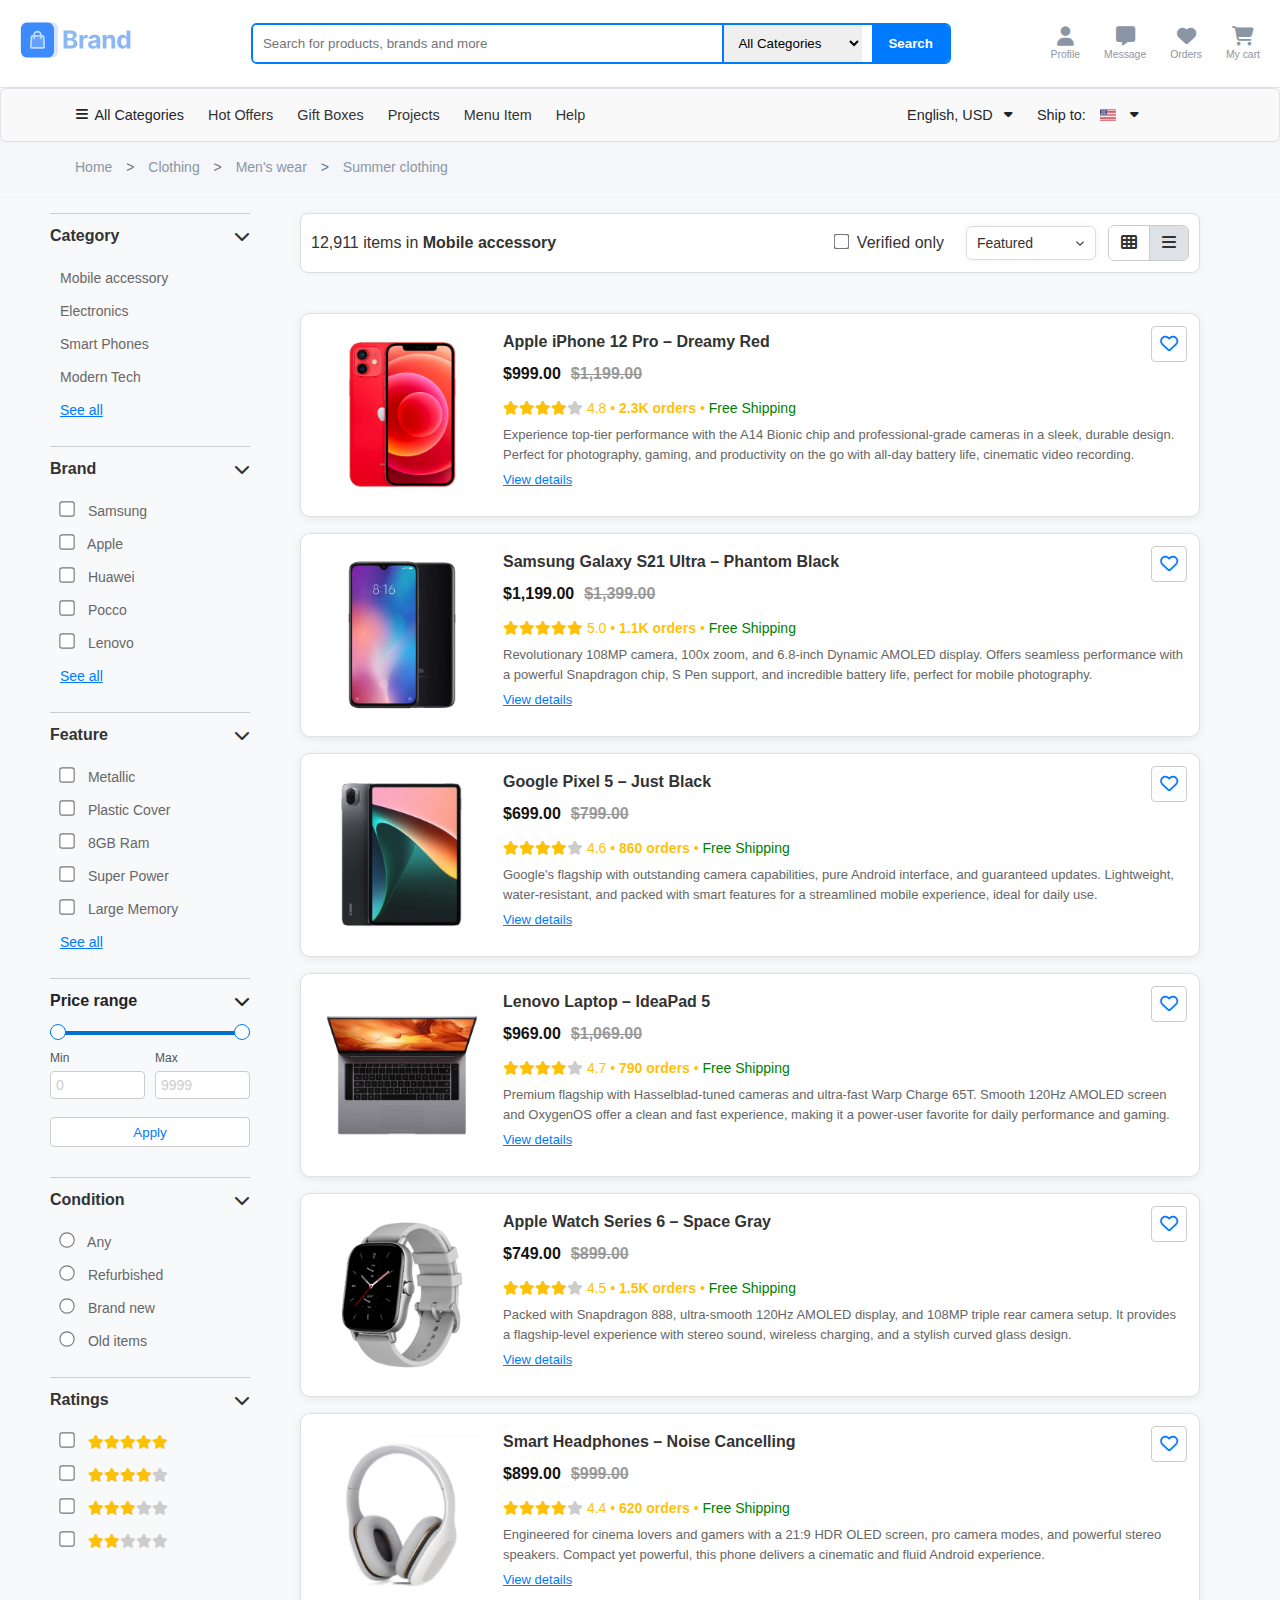
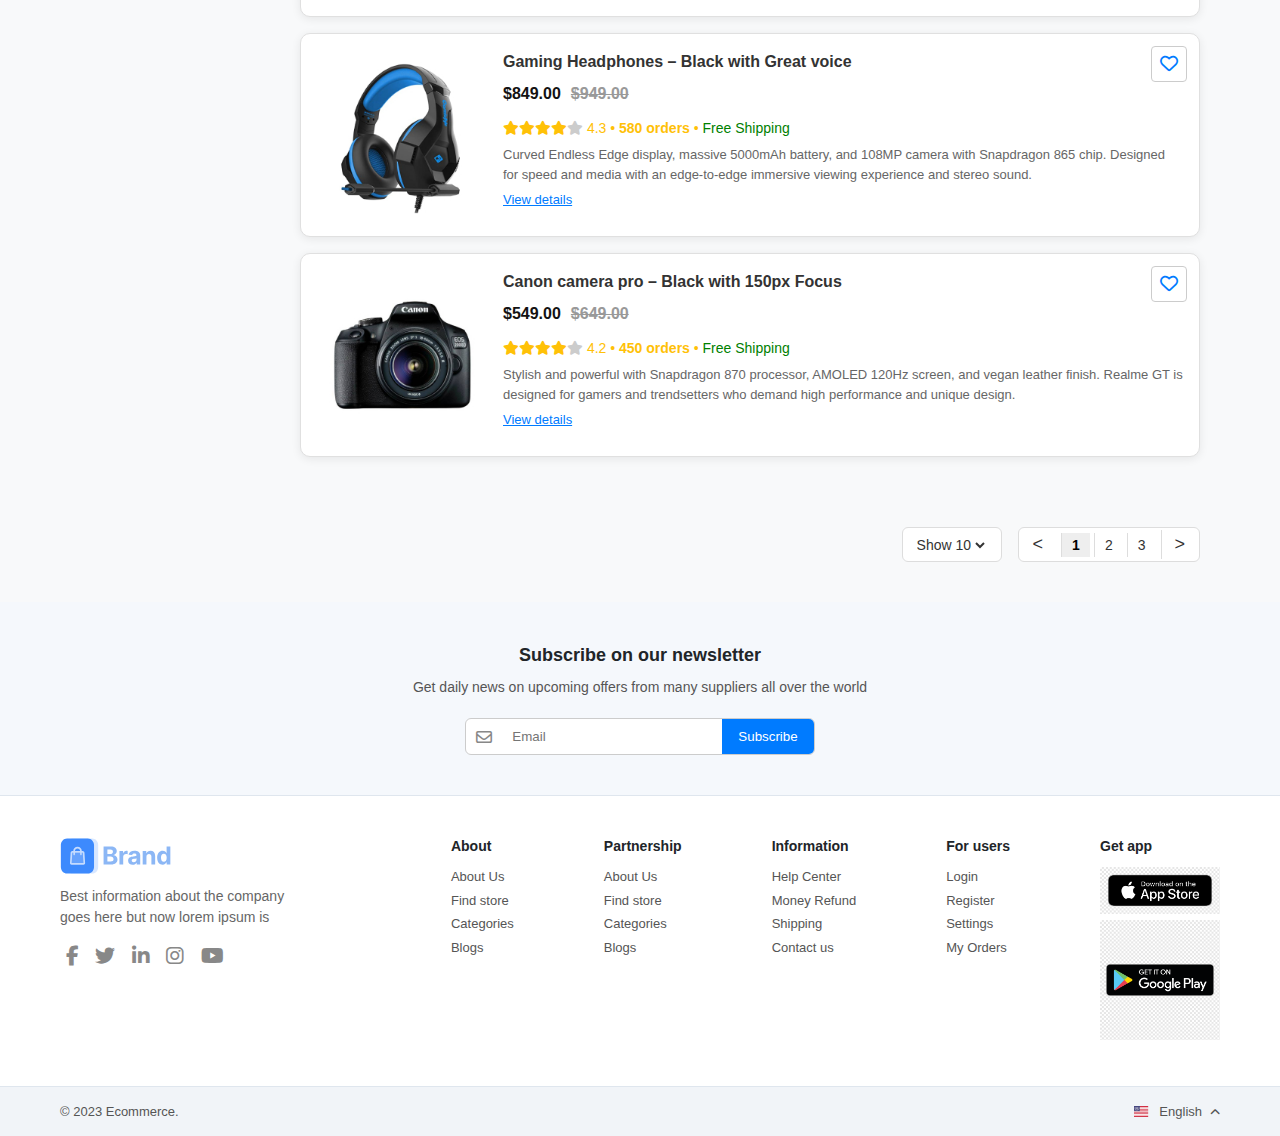
<file: shop-page.html>
<!DOCTYPE html>
<html lang="en">
<head>
    <meta charset="UTF-8">
    <meta name="viewport" content="width=device-width, initial-scale=1.0">
    <title>Main Menu</title>
    <link rel="stylesheet" href="css/styles.css">
    <link rel="stylesheet" href="css/shop-page.css">
    <link rel="stylesheet" href="https://cdnjs.cloudflare.com/ajax/libs/font-awesome/6.4.2/css/all.min.css" integrity="sha512-...">
</head>
<body>
<header>
 <div class="container">
    <div class="header-main">
        <a href="index.html"><img src="assets/logo-colored.svg" alt="Brand logo" class="logo"></a>

        <div class="search-bar">
            <input type="text" placeholder="Search for products, brands and more" class="search">
            <select class="category">
                <option value="all">All Categories</option>
                <option value="electronics">Electronics</option>
                <option value="fashion">Clothing</option>
                <option value="home">Home & outdoor</option>
                </select>
            <button class="search-button">Search</button>
        </div>
        <div class="header-icons">
          <button  class="icon-btn">
            <i class="fa-solid fa-user"></i>
            <span class="icon-label">Profile</span>
          </button>
          <button onclick="document.getElementById('quote-section').scrollIntoView({ behavior: 'smooth' })" class="icon-btn">
            <i class="fa-solid fa-message"></i>
            <span class="icon-label">Message</span>
          </button>
          <button class="icon-btn">
            <i class="fa-solid fa-heart"></i>
            <span class="icon-label">Orders</span>
          </button>
          <button class="icon-btn"  href="cart-page.html">
            <i class="fa-solid fa-cart-shopping"></i>
          <span class="icon-label">My cart</span>
          </button>
        </div>
    </div>
 </div>
 </header>
<div class="navbar">
  <div class="container nav-container">
    <!-- LEFT NAV -->
      <nav class="nav-left">
        <ul>
        <!-- All Category Dropdown -->
        <div class="nav-item dropdown-wrapper">
          <button class="dropdown-toggle" id="category-toggle">
          <i class="fa fa-bars"></i> All Categories 
          </button>
          <div class="dropdown-menu" id="category-menu">
            <div class="dropdown-item" data-category="Computer and tech">Computer and tech</div>
            <div class="dropdown-item" data-category="Automobiles">Automobiles</div>
            <div class="dropdown-item" data-category="Home interiors">Home interiors</div>
            <div class="dropdown-item" data-category="Clothes and wear">Clothes and wear</div>
            <div class="dropdown-item" data-category="Tools, equipments">Tools, equipments</div>
            <div class="dropdown-item" data-category="Sports and outdoor">Sports and outdoor</div>
            <div class="dropdown-item" data-category="Animal and pets">Animal and pets</div>
            <div class="dropdown-item" data-category="Machinery tools">Machinery tools</div>
            <div class="dropdown-item" data-category="More category">More category</div>
          </div>
        </div>
        
          <li><a href="#deal-cards">Hot Offers</a></li>
          <li><a href="#deal-cards">Gift Boxes</a></li>
          <li><a href="#extra-services">Projects</a></li>
          <li><a href="shop-page.html">Menu Item</a></li>
          <li><a href="#quote-section">Help</a></li>
        </ul>
      </nav>

      <!-- RIGHT NAV -->
      <div class="nav-right">

        <!-- Language & Currency -->
        <div class="dropdown-wrapper">
          <button class="dropdown-toggle" id="lang-toggle">
            English, USD <i class="fa fa-caret-down"></i>
          </button>
          <div class="dropdown-menu" id="lang-menu">
            <div class="dropdown-item">English, USD</div>
            <div class="dropdown-item">Español, EUR</div>
            <div class="dropdown-item">Français, EUR</div>
            <div class="dropdown-item">Deutsch, EUR</div>
          </div>
        </div>

        <!-- Shipping / Country -->
        <div class="dropdown-wrapper">
          <button class="dropdown-toggle" id="country-toggle"> 
            Ship to: 
            <img src="assets/flags/usa.png" class="flag-icon" id="selected-flag" alt="Flag" /><i class="fa fa-caret-down"></i>
          </button>
          <div class="dropdown-menu" id="country-menu">
            <div class="dropdown-item" data-flag="assets/flags/usa.png">
              <img src="assets/flags/usa.png" class="flag-icon" /> United States
                        </div>
            <div class="dropdown-item" data-flag="assets/flags/australia.png">
              <img src="assets/flags/australia.png" class="flag-icon" /> Australia
                  </div>
            <div class="dropdown-item" data-flag="assets/flags/china.png">
              <img src="assets/flags/china.png" class="flag-icon" /> China
            </div>
            <div class="dropdown-item" data-flag="assets/flags/dubai.png">
              <img src="assets/flags/dubai.png" class="flag-icon" /> Dubai
            </div>
            <div class="dropdown-item" data-flag="assets/flags/england.png">
              <img src="assets/flags/england.png" class="flag-icon" /> England
            </div>
            <div class="dropdown-item" data-flag="assets/flags/france.png">
              <img src="assets/flags/france.png" class="flag-icon" /> France
            </div>
            <div class="dropdown-item" data-flag="assets/flags/germany.png">
              <img src="assets/flags/germany.png" class="flag-icon" /> Germany 
            </div>
            <div class="dropdown-item" data-flag="assets/flags/scotland.png">
              <img src="assets/flags/scotland.png" class="flag-icon" />  Scotland
            </div>
          </div>
        </div>
      </div>
    </div>
</div>
<!-- Breadcrumb Section -->
<div class="breadcrumb-container">
  <nav class="breadcrumb">
    <a href="#">Home</a>
    <span>&gt;</span>
    <a href="#">Clothing</a>
    <span>&gt;</span>
    <a href="#">Men's wear</a>
    <span>&gt;</span>
    <span class="current">Summer clothing</span>
  </nav>
</div>
<div class="container product-page-layout">
  <!-- Sidebar -->
  <aside class="filter-panel">
    <!-- Category -->
    <div class="filter-section">
      <h3 onclick="toggleSection(this)">
        Category <i class="fas fa-chevron-down"></i>
      </h3>
      <ul class="collapsible">
        <li onclick="selectCategory(this)">Mobile accessory</li>
        <li onclick="selectCategory(this)">Electronics</li>
        <li onclick="selectCategory(this)">Smart Phones</li>
        <li onclick="selectCategory(this)">Modern Tech</li>
        <li class="extra-category" onclick="selectCategory(this)">Home Appliances</li>
        <li class="extra-category" onclick="selectCategory(this)">Sports & Fitness</li>
        <li><a href="#" onclick="toggleMoreCategories(event)">See all</a></li>
      </ul>
    </div>

    <!-- Brand -->
    <div class="filter-section">
      <h3 onclick="toggleSection(this)">
        Brand <i class="fas fa-chevron-down"></i>
      </h3>
      <ul class="collapsible">
        <li><input type="checkbox" data-label="Samsung">  Samsung</li>
        <li><input type="checkbox" data-label="Apple">  Apple</li>
        <li><input type="checkbox" data-label="Huawei">  Huawei </li>
        <li><input type="checkbox" data-label="Pocco">  Pocco </li>
        <li><input type="checkbox" data-label="Lenovo">  Lenovo </li>
        <li class="extra-category"><input type="checkbox" data-label="Redmi">  Redmi</li>
        <li class="extra-category"><input type="checkbox" data-label="LG">  LG</li>
        <li><a href="#" onclick="toggleMoreCategories(event)">See all</a></li>
      </ul>
    </div>

    <!-- Features -->
    <div class="filter-section">
      <h3 onclick="toggleSection(this)">
        Feature <i class="fas fa-chevron-down"></i>
      </h3>
      <ul class="collapsible">
        <li><input type="checkbox" data-label="Metallic"> Metallic</li>
        <li><input type="checkbox" data-label="Plastic Cover"> Plastic Cover</li>
        <li><input type="checkbox" data-label="8GB Ram"> 8GB Ram </li>
        <li><input type="checkbox" data-label="Super Power"> Super Power</li>
        <li><input type="checkbox" data-label="Large Memory"> Large Memory</li>
        <li  class="extra-category"><input type="checkbox" data-label="Has Bluetooth"> Has Bluetooth</li>
        <li  class="extra-category"><input type="checkbox" data-label="Wireless"> Wireless</li>
        <li  class="extra-category"><input type="checkbox" data-label="Dual SIM"> Dual SIM</li>
         <li><a href="#" onclick="toggleMoreCategories(event)">See all</a></li>

      </ul>
    </div>
  <div class="filter-section">
  <div class="price-range-card">
    <h4 class="title"  onclick="toggleSection(this)">Price range <i class="fas fa-chevron-down"></i></h4>
    <div class="filter-content">
        <div class="slider-container">
          <div class="slider-track" id="sliderTrack"></div>
            <input type="range" id="minRange" min="0" max="9999" value="0">
            <input type="range" id="maxRange" min="0" max="9999" value="9999">
        </div>
    <div class="price-inputs">
      <div class="price-box">
        <label>Min</label>
        <input type="number" id="minPrice" value="0">
      </div>
      <div class="price-box">
        <label>Max</label>
        <input type="number" id="maxPrice" value="9999">
      </div>
    </div>
    <button class="apply-btn"><span>Apply</span></button>
  </div>
</div>
</div>

    <!-- Condition -->
    <div class="filter-section">
      <h3 onclick="toggleSection(this)">
        Condition <i class="fas fa-chevron-down"></i>
      </h3>
      <ul class="collapsible">
        <li><input type="radio" name="condition" data-label="Any"> Any</li>
        <li><input type="radio" name="condition" data-label="Refurbished"> Refurbished</li>
        <li><input type="radio" name="condition" data-label="Brand new"> Brand new</li>
        <li><input type="radio" name="condition" data-label="Old items"> Old items</li>
      </ul>
    </div>

    <!-- Ratings -->
    <div class="filter-section">
      <h3 onclick="toggleSection(this)">
        Ratings <i class="fas fa-chevron-down"></i>
      </h3>
      <ul class="collapsible">
        <li><input type="checkbox" data-label="5 stars"> <i class="fa-solid fa-star"> </i><i class="fa-solid fa-star"></i><i class="fa-solid fa-star"></i><i class="fa-solid fa-star"></i><i class="fa-solid fa-star"></i></li>
        <li><input type="checkbox" data-label="4 stars"> <i class="fa-solid fa-star"> </i><i class="fa-solid fa-star"></i><i class="fa-solid fa-star"></i><i class="fa-solid fa-star"></i><i class="fa-duotone fa-solid fa-star"></i></li>
        <li><input type="checkbox" data-label="3 stars"> <i class="fa-solid fa-star"> </i><i class="fa-solid fa-star"></i><i class="fa-solid fa-star"></i><i class="fa-duotone fa-solid fa-star"></i><i class="fa-duotone fa-solid fa-star"></i></li>
        <li><input type="checkbox" data-label="2 stars"> <i class="fa-solid fa-star"> </i><i class="fa-solid fa-star"></i><i class="fa-duotone fa-solid fa-star"></i><i class="fa-duotone fa-solid fa-star"></i><i class="fa-duotone fa-solid fa-star"></i></li>
      </ul>
    </div>
  </aside>

 <!-- Main Section -->
  <div class="main">
    <div class="header">
      <p>12,911 items in <span>Mobile accessory</span></p>
      <div class="filters">
        <label><input type="checkbox"> Verified only</label>
        <select>
          <option>Featured</option>
          <option>Top Rated</option>
        </select>
        <div class="view-toggle">
          
          <button id="gridViewBtn"  onclick="toggleView('grid')"><i class="fa fa-th"></i></button>
          <button id="listViewBtn" onclick="toggleView('list')"><i class="fa-solid fa-bars"></i></button>
        </div>
      </div>
    </div>
      <div class="selected-filters">
        <span id="filter-count"></span>
        <div id="active-filters">
          <!-- Filter badges will be dynamically inserted here -->
        </div>
        <a href="#" id="clear-filters" style="display:none;">Clear all filters</a>
      </div>

    <div id="listView" class="product-list list-view" >
<div id="listView" class="product-list list-view">
  <!-- Product 1 -->
  <div class="product-card">
    <img src="assets/1.jpg" class="product-image" alt="Apple iPhone 12 Pro" />
    <button class="fav-btn"><i class="fa-regular fa-heart"></i></button>
    <div class="product-details">
      <h3 class="product-title">Apple iPhone 12 Pro – Dreamy Red</h3>
      <div class="price">
        <span class="current-price">$999.00</span>
        <span class="old-price">$1,199.00</span>
      </div>
      <div class="rating">
        <span class="stars">
          <i class="fa-solid fa-star"></i><i class="fa-solid fa-star"></i><i class="fa-solid fa-star"></i><i class="fa-solid fa-star"></i><i class="fa-duotone fa-solid fa-star"></i> 4.8
        </span>
        <span class="span-orders">• <strong>2.3K orders</strong> •</span>
        <i class="free-shipping">Free Shipping</i>
      </div>
      <p class="description">Experience top-tier performance with the A14 Bionic chip and professional-grade cameras in a sleek, durable design. Perfect for photography, gaming, and productivity on the go with all-day battery life, cinematic video recording.</p>
      <a href="#" class="details-link">View details</a>
    </div>
  </div>

  <!-- Product 2 -->
  <div class="product-card">
    <img src="assets/3.jpg" class="product-image" alt="Samsung Galaxy S21 Ultra" />
    <button class="fav-btn"><i class="fa-regular fa-heart"></i></button>
    <div class="product-details">
      <h3 class="product-title">Samsung Galaxy S21 Ultra – Phantom Black</h3>
      <div class="price">
        <span class="current-price">$1,199.00</span>
        <span class="old-price">$1,399.00</span>
      </div>
      <div class="rating">
        <span class="stars">
          <i class="fa-solid fa-star"></i><i class="fa-solid fa-star"></i><i class="fa-solid fa-star"></i><i class="fa-solid fa-star"></i><i class="fa-solid fa-star"></i> 5.0
        </span>
        <span class="span-orders">• <strong>1.1K orders</strong> •</span>
        <i class="free-shipping">Free Shipping</i>
      </div>
      <p class="description">Revolutionary 108MP camera, 100x zoom, and 6.8-inch Dynamic AMOLED display. Offers seamless performance with a powerful Snapdragon chip, S Pen support, and incredible battery life, perfect for mobile photography.</p>
      <a href="#" class="details-link">View details</a>
    </div>
  </div>

  <!-- Product 3 -->
  <div class="product-card">
    <img src="assets/2.jpg" class="product-image" alt="Google Pixel 5" />
    <button class="fav-btn"><i class="fa-regular fa-heart"></i></button>
    <div class="product-details">
      <h3 class="product-title">Google Pixel 5 – Just Black</h3>
      <div class="price">
        <span class="current-price">$699.00</span>
        <span class="old-price">$799.00</span>
      </div>
      <div class="rating">
        <span class="stars">
          <i class="fa-solid fa-star"></i><i class="fa-solid fa-star"></i><i class="fa-solid fa-star"></i><i class="fa-solid fa-star"></i><i class="fa-duotone fa-solid fa-star"></i> 4.6
        </span>
        <span class="span-orders">• <strong>860 orders</strong> •</span>
        <i class="free-shipping">Free Shipping</i>
      </div>
      <p class="description">Google's flagship with outstanding camera capabilities, pure Android interface, and guaranteed updates. Lightweight, water-resistant, and packed with smart features for a streamlined mobile experience, ideal for daily use.</p>
      <a href="#" class="details-link">View details</a>
    </div>
  </div>

  <!-- Product 4 -->
  <div class="product-card">
    <img src="assets/7.jpg" class="product-image" alt="OnePlus 9 Pro" />
    <button class="fav-btn"><i class="fa-regular fa-heart"></i></button>
    <div class="product-details">
      <h3 class="product-title">Lenovo Laptop – IdeaPad 5</h3>
      <div class="price">
        <span class="current-price">$969.00</span>
        <span class="old-price">$1,069.00</span>
      </div>
      <div class="rating">
        <span class="stars">
          <i class="fa-solid fa-star"></i><i class="fa-solid fa-star"></i><i class="fa-solid fa-star"></i><i class="fa-solid fa-star"></i><i class="fa-duotone fa-solid fa-star"></i> 4.7
        </span>
        <span class="span-orders">• <strong>790 orders</strong> •</span>
        <i class="free-shipping">Free Shipping</i>
      </div>
      <p class="description">Premium flagship with Hasselblad-tuned cameras and ultra-fast Warp Charge 65T. Smooth 120Hz AMOLED screen and OxygenOS offer a clean and fast experience, making it a power-user favorite for daily performance and gaming.</p>
      <a href="#" class="details-link">View details</a>
    </div>
  </div>

  <!-- Product 5 -->
  <div class="product-card">
    <img src="assets/8.jpg" class="product-image" alt="Xiaomi Mi 11" />
    <button class="fav-btn"><i class="fa-regular fa-heart"></i></button>
    <div class="product-details">
      <h3 class="product-title">Apple Watch Series 6 – Space Gray</h3>
      <div class="price">
        <span class="current-price">$749.00</span>
        <span class="old-price">$899.00</span>
      </div>
      <div class="rating">
        <span class="stars">
          <i class="fa-solid fa-star"></i><i class="fa-solid fa-star"></i><i class="fa-solid fa-star"></i><i class="fa-solid fa-star"></i><i class="fa-duotone fa-solid fa-star"></i> 4.5
        </span>
        <span class="span-orders">• <strong>1.5K orders</strong> •</span>
        <i class="free-shipping">Free Shipping</i>
      </div>
      <p class="description">Packed with Snapdragon 888, ultra-smooth 120Hz AMOLED display, and 108MP triple rear camera setup. It provides a flagship-level experience with stereo sound, wireless charging, and a stylish curved glass design.</p>
      <a href="#" class="details-link">View details</a>
    </div>
  </div>

  <!-- Product 6 -->
  <div class="product-card">
    <img src="assets/9.jpg" class="product-image" alt="Sony Xperia 5 II" />
    <button class="fav-btn"><i class="fa-regular fa-heart"></i></button>
    <div class="product-details">
      <h3 class="product-title">Smart Headphones – Noise Cancelling</h3>
      <div class="price">
        <span class="current-price">$899.00</span>
        <span class="old-price">$999.00</span>
      </div>
      <div class="rating">
        <span class="stars">
          <i class="fa-solid fa-star"></i><i class="fa-solid fa-star"></i><i class="fa-solid fa-star"></i><i class="fa-solid fa-star"></i><i class="fa-duotone fa-solid fa-star"></i> 4.4
        </span>
        <span class="span-orders">• <strong>620 orders</strong> •</span>
        <i class="free-shipping">Free Shipping</i>
      </div>
      <p class="description">Engineered for cinema lovers and gamers with a 21:9 HDR OLED screen, pro camera modes, and powerful stereo speakers. Compact yet powerful, this phone delivers a cinematic and fluid Android experience.</p>
      <a href="#" class="details-link">View details</a>
    </div>
  </div>

  <!-- Product 7 -->
  <div class="product-card">
    <img src="assets/5.jpg" class="product-image" alt="Motorola Edge Plus" />
    <button class="fav-btn"><i class="fa-regular fa-heart"></i></button>
    <div class="product-details">
      <h3 class="product-title">Gaming Headphones – Black with Great voice</h3>
      <div class="price">
        <span class="current-price">$849.00</span>
        <span class="old-price">$949.00</span>
      </div>
      <div class="rating">
        <span class="stars">
          <i class="fa-solid fa-star"></i><i class="fa-solid fa-star"></i><i class="fa-solid fa-star"></i><i class="fa-solid fa-star"></i><i class="fa-duotone fa-solid fa-star"></i> 4.3
        </span>
        <span class="span-orders">• <strong>580 orders</strong> •</span>
        <i class="free-shipping">Free Shipping</i>
      </div>
      <p class="description">Curved Endless Edge display, massive 5000mAh battery, and 108MP camera with Snapdragon 865 chip. Designed for speed and media with an edge-to-edge immersive viewing experience and stereo sound.</p>
      <a href="#" class="details-link">View details</a>
    </div>
  </div>

  <!-- Product 8 -->
  <div class="product-card">
    <img src="assets/6.jpg" class="product-image" alt="Realme GT" />
    <button class="fav-btn"><i class="fa-regular fa-heart"></i></button>
    <div class="product-details">
      <h3 class="product-title">Canon camera pro  – Black with 150px Focus</h3>
      <div class="price">
        <span class="current-price">$549.00</span>
        <span class="old-price">$649.00</span>
      </div>
      <div class="rating">
        <span class="stars">
          <i class="fa-solid fa-star"></i><i class="fa-solid fa-star"></i><i class="fa-solid fa-star"></i><i class="fa-solid fa-star"></i><i class="fa-duotone fa-solid fa-star"></i> 4.2
        </span>
        <span class="span-orders">• <strong>450 orders</strong> •</span>
        <i class="free-shipping">Free Shipping</i>
      </div>
      <p class="description">Stylish and powerful with Snapdragon 870 processor, AMOLED 120Hz screen, and vegan leather finish. Realme GT is designed for gamers and trendsetters who demand high performance and unique design.</p>
      <a href="#" class="details-link">View details</a>
    </div>
  </div>
</div>
    </div>
    <div id="gridView" class="product-list grid-view">
          <!-- Product 1 -->
<div class="product-card">
  <div class="image-section">
    <img src="assets/1.jpg" class="product-image" alt="Apple iPhone 12 Pro – Dreamy Red" />
  </div>
  <div class="product-details">
    <div class="price">
      <span class="current-price">$799.00</span>
      <span class="old-price">$999.00</span>
      <button class="fav-btn"><i class="fa-regular fa-heart"></i></button>
    </div>
    <div class="rating">
      <i class="fa-solid fa-star"></i><i class="fa-solid fa-star"></i>
      <i class="fa-solid fa-star"></i><i class="fa-solid fa-star"></i>
      <i class="fa-regular fa-star"></i><span class="span-rating"> 4.0 </span>
    </div>
    <p class="product-title">Apple iPhone 12 Pro – <br> Dreamy Red, 108MP camera</p>
    <p class="description">Flagship Android phone with S Pen, 108MP camera, and a stunning AMOLED display.</p>
    <a href="#" class="details-link">View details</a>
  </div>
</div>

<!-- Product 2 -->
<div class="product-card">
  <div class="image-section">
    <img src="assets/4.jpg" class="product-image" alt="Xiaomi Redmi Note 11 Pro" />
  </div>
  <div class="product-details">
    <div class="price">
      <span class="current-price">$399.00</span>
      <span class="old-price">$699.00</span>
      <button class="fav-btn"><i class="fa-regular fa-heart"></i></button>
    </div>
    <div class="rating">
      <i class="fa-solid fa-star"></i><i class="fa-solid fa-star"></i>
      <i class="fa-solid fa-star"></i><i class="fa-solid fa-star-half-stroke"></i>
      <i class="fa-regular fa-star"></i><span class="span-rating"> 3.5</span>
    </div>
    <p class="product-title">Redmi Note 11 Pro+ <br>5G 120W Fast Charging</p>
    <p class="description">Mid-range phone with 120Hz display, 67W charging, and strong performance for everyday tasks.</p>
    <a href="#" class="details-link">View details</a>
  </div>
</div>

<!-- Product 3 -->
<div class="product-card">
  <div class="image-section">
    <img src="assets/3.jpg" class="product-image" alt="Apple MacBook Pro M2" />
  </div>
  <div class="product-details">
    <div class="price">
      <span class="current-price">$1099.00</span>
      <span class="old-price">$1299.00</span>
      <button class="fav-btn"><i class="fa-regular fa-heart"></i></button>
    </div>
    <div class="rating">
      <i class="fa-solid fa-star"></i><i class="fa-solid fa-star"></i>
      <i class="fa-solid fa-star"></i><i class="fa-solid fa-star"></i>
      <i class="fa-solid fa-star"></i><span class="span-rating"> 5.0</span>
    </div>
    <p class="product-title">Samsung Galaxy S22 Ultra <br> 5G 256GB Phantom Black</p>
    <p class="description">Blazing fast with M2 chip, Retina display, and long battery life. Ideal for creators and coders.</p>
    <a href="#" class="details-link">View details</a>
  </div>
</div>

<!-- Product 4 -->
<div class="product-card">
  <div class="image-section">
    <img src="assets/2.jpg" class="product-image" alt="Lenovo Tab M10 HD" />
  </div>
  <div class="product-details">
    <div class="price">
      <span class="current-price">$1099.00</span>
      <span class="old-price">$1299.00</span>
      <button class="fav-btn"><i class="fa-regular fa-heart"></i></button>
    </div>
    <div class="rating">
      <i class="fa-solid fa-star"></i><i class="fa-solid fa-star"></i>
      <i class="fa-solid fa-star"></i><i class="fa-regular fa-star"></i>
      <i class="fa-regular fa-star"></i><span class="span-rating"> 3.0</span>
    </div>
    <p class="product-title">Lenovo Tab M10 Plus <br> Gen 3 4GB 64GB Wi-Fi</p>
    <p class="description">Affordable tablet for family use, featuring a 10.1” screen and dual speakers with Dolby Atmos.</p>
    <a href="#" class="details-link">View details</a>
  </div>
</div>

<!-- Product 5 -->
<div class="product-card">
  <div class="image-section">
    <img src="assets/6.jpg" class="product-image" alt="JBL Flip 6 Bluetooth Speaker" />
  </div>
  <div class="product-details">
    <div class="price">
      <span class="current-price">$1229.00</span>
      <span class="old-price">$1379.00</span>
      <button class="fav-btn"><i class="fa-regular fa-heart"></i></button>
    </div>
    <div class="rating">
      <i class="fa-solid fa-star"></i><i class="fa-solid fa-star"></i>
      <i class="fa-solid fa-star"></i><i class="fa-solid fa-star"></i>
      <i class="fa-solid fa-star-half-stroke"></i><span class="span-rating"> 4.5</span>
    </div>
    <p class="product-title"> Canon EOS 2000D <br> DSLR Camera with 18-55mm Lens</p>
    <p class="description">Portable waterproof speaker with bold sound and deep bass, perfect for outdoor use.</p>
    <a href="#" class="details-link">View details</a>
  </div>
</div>

<!-- Product 6 -->
<div class="product-card">
  <div class="image-section">
    <img src="assets/9.jpg" class="product-image" alt="Dell Inspiron 15 Laptop" />
  </div>
  <div class="product-details">
    <div class="price">
      <span class="current-price">$1049.00</span>
      <span class="old-price">$1199.00</span>
      <button class="fav-btn"><i class="fa-regular fa-heart"></i></button>
    </div>
    <div class="rating">
      <i class="fa-solid fa-star"></i><i class="fa-solid fa-star"></i>
      <i class="fa-solid fa-star"></i><i class="fa-solid fa-star-half-stroke"></i>
      <i class="fa-regular fa-star"></i><span class="span-rating"> 3.5</span>
    </div>
    <p class="product-title">Sony WH-CH520 Wireless <br> On-Ear Headphones with Mic</p>
    <p class="description">Reliable 15.6" laptop with Intel i5, 8GB RAM, and SSD storage for students and professionals.</p>
    <a href="#" class="details-link">View details</a>
  </div>
</div>

<!-- Product 7 -->
<div class="product-card">
  <div class="image-section">
    <img src="assets/7.jpg" class="product-image" alt="Canon EOS 1500D DSLR" />
  </div>
  <div class="product-details">
    <div class="price">
      <span class="current-price">$1449.00</span>
      <span class="old-price">$1599.00</span>
      <button class="fav-btn"><i class="fa-regular fa-heart"></i></button>
    </div>
    <div class="rating">
      <i class="fa-solid fa-star"></i><i class="fa-solid fa-star"></i>
      <i class="fa-solid fa-star"></i><i class="fa-solid fa-star"></i>
      <i class="fa-regular fa-star"></i><span class="span-rating"> 4.0</span>
    </div>
    <p class="product-title">Dell Inspiron 15 3000 <br> i5 12th Gen 8GB 512GB SSD</p>
    <p class="description">Entry-level DSLR camera with 24.1MP sensor, Wi-Fi, and EF-S lens compatibility.</p>
    <a href="#" class="details-link">View details</a>
  </div>
</div>

<!-- Product 8 -->
<div class="product-card">
  <div class="image-section">
    <img src="assets/8.jpg" class="product-image" alt="Sony WH-CH520 Headphones" />
  </div>
  <div class="product-details">
    <div class="price">
      <span class="current-price">$259.00</span>
      <span class="old-price">$389.00</span>
      <button class="fav-btn"><i class="fa-regular fa-heart"></i></button>
    </div>
    <div class="rating">
      <i class="fa-solid fa-star"></i><i class="fa-solid fa-star"></i>
      <i class="fa-solid fa-star"></i><i class="fa-regular fa-star"></i>
      <i class="fa-regular fa-star"></i><span class="span-rating"> 3.0 </span>
    </div>
    <p class="product-title">Amazfit GTR 4 Smartwatch <br>with Alexa & GPS for fitness</p>
    <p class="description">On-ear Bluetooth headphones with up to 50 hours battery life and rich sound clarity.</p>
    <a href="#" class="details-link">View details</a>
  </div>
</div>

<!-- Product 9 -->
<div class="product-card">
  <div class="image-section">
    <img src="assets/5.jpg" class="product-image" alt="Fitbit Charge 5" />
  </div>
  <div class="product-details">
    <div class="price">
      <span class="current-price">$929.00</span>
      <span class="old-price">$1069.00</span>
      <button class="fav-btn"><i class="fa-regular fa-heart"></i></button>
    </div>
    <div class="rating">
      <i class="fa-solid fa-star"></i><i class="fa-solid fa-star"></i>
      <i class="fa-solid fa-star"></i><i class="fa-solid fa-star-half-stroke"></i>
      <i class="fa-regular fa-star"></i><span class="span-rating"> 3.5</span>
    </div>
    <p class="product-title">Logitech G435 LIGHTSPEED <br> Wireless Gaming Headset</p>
    <p class="description">Advanced fitness tracker with GPS, heart rate, sleep tracking, and stress management tools.</p>
    <a href="#" class="details-link">View details</a>
  </div>
</div>


    </div>
    <div class="product-footer-controls">
      <div class="show-box">
          <select>
              <option>Show 10</option>
              <option>Show 20</option>
              <option>Show 50</option>
          </select>
      </div>
      <div class="pagination-box">
          <button class="arrow1">&lt;</button>
          <button class="active">1</button>
          <button>2</button>
          <button>3</button>
          <button class="arrow2">&gt;</button>
      </div>
  </div>
  </div>
  </div>
<!-- Footer Section -->
<footer class="footer">
      <div class="newsletter">
      <h3>Subscribe on our newsletter</h3>
      <p>Get daily news on upcoming offers from many suppliers all over the world</p>
      <form class="newsletter-form">
        <i class="fa-regular fa-envelope"></i>
        <input type="email" placeholder="Email" name="email" required />
        <button type="submit">Subscribe</button>
      </form>
    </div>

  <div class="footer-main">
    <div class="footer-brand">
      <h2><img src="assets/logo-colored.svg" alt="Brand logo"></h2>
      <p>Best information about the company goes here but now lorem ipsum is</p>
      <div class="social-icons">
        <i class="fab fa-facebook-f"></i>
        <i class="fab fa-twitter"></i>
        <i class="fab fa-linkedin-in"></i>
        <i class="fab fa-instagram"></i>
        <i class="fab fa-youtube"></i>
      </div>
    </div>

    <div class="footer-links">
      <div><h4>About</h4>
        <a href="#">About Us</a>
        <a href="#">Find store</a>
        <a href="#">Categories</a>
        <a href="#">Blogs</a>
      </div>
      <div><h4>Partnership</h4>
        <a href="#">About Us</a>
        <a href="#">Find store</a>
        <a href="#">Categories</a>
        <a href="#">Blogs</a>
      </div>
      <div><h4>Information</h4>
        <a href="#">Help Center</a>
        <a href="#">Money Refund</a>
        <a href="#">Shipping</a>
        <a href="#">Contact us</a>
      </div>
      <div><h4>For users</h4>
        <a href="#">Login</a>
        <a href="#">Register</a>
        <a href="#">Settings</a>
        <a href="#">My Orders</a>
      </div>
      <div class="get-app">
        <h4>Get app</h4>
        <img src="assets/apple.png" alt="App Store" />
        <img src="assets/google.png" alt="Play Store" />
      </div>
    </div>
  </div>

  <div class="footer-bottom">
    <span>© 2023 Ecommerce.</span>
    <div class="language-switcher"  id="langSwitcher">
      <img id="lang-flag" src="assets/flags/usa.png" alt="US Flag" />
      <span id="current-language">English</span>
      <i class="fa-solid fa-chevron-up"></i>
      <ul id="language-options">
        <li onclick="changeLanguage('English', 'flags/usa.png')">English</li>
        <li onclick="changeLanguage('French', 'flags/france.png')">French</li>
        <li onclick="changeLanguage('Russian', 'flags/russia.png')">Russian</li>
        <li onclick="changeLanguage('German', 'flags/germany.png')">German</li>
      </ul>
    </div>
  </div>
</footer>
</main>
 <script>
window.addEventListener('DOMContentLoaded', () => {
  const minSlider = document.getElementById('minRange');
  const maxSlider = document.getElementById('maxRange');
  const minPrice = document.getElementById('minPrice');
  const maxPrice = document.getElementById('maxPrice');
  const sliderTrack = document.getElementById('sliderTrack');

  function updateSliderTrack() {
    const min = +minSlider.min;
    const max = +minSlider.max;
    const minVal = +minSlider.value;
    const maxVal = +maxSlider.value;

    const minPercent = ((minVal - min) * 100) / (max - min);
    const maxPercent = ((maxVal - min) * 100) / (max - min);

    sliderTrack.style.background = `linear-gradient(to right,
      #a2bbfc 0%,
      #a2bbfc ${minPercent}%,
      #0071ce ${minPercent}%,
      #0071ce ${maxPercent}%,
      #a2bbfc ${maxPercent}%,
      #a2bbfc 100%)`;
  }

  minSlider.addEventListener('input', () => {
    if (+minSlider.value > +maxSlider.value - 100) {
      minSlider.value = +maxSlider.value - 100;
    }
    minPrice.value = minSlider.value;
    updateSliderTrack();
  });

  maxSlider.addEventListener('input', () => {
    if (+maxSlider.value < +minSlider.value + 100) {
      maxSlider.value = +minSlider.value + 100;
    }
    maxPrice.value = maxSlider.value;
    updateSliderTrack();
  });

  updateSliderTrack(); // on page load
});
//toggle section
function toggleView(view) {
  const list = document.getElementById("productList");
  if (view === "grid") {
    list.classList.add("grid-view");
  } else {
    list.classList.remove("grid-view");
  }
}
// Toggle grid or list section function
 function toggleView(view) {
  const list = document.getElementById("listView");
  const grid = document.getElementById("gridView");
  const listBtn = document.getElementById("listViewBtn");
  const gridBtn = document.getElementById("gridViewBtn");

  if (view === "grid") {
    list.style.display = "none";
    grid.style.display = "flex";

    listBtn.classList.remove("active");
    gridBtn.classList.add("active");
  } else {
    list.style.display = "flex";
    grid.style.display = "none";

    listBtn.classList.add("active");
    gridBtn.classList.remove("active");
  }
}


  // Optional: Set default active state
  window.onload = () => {
    document.getElementById("listViewBtn").classList.add("active");
  };
  const gridBtn = document.getElementById("gridViewBtn");
const listBtn = document.getElementById("listViewBtn");
const productList = document.getElementById("productList");

gridBtn.addEventListener("click", () => {
  productList.classList.add("grid-view");
});

listBtn.addEventListener("click", () => {
  productList.classList.remove("grid-view");
});
document.querySelectorAll('.fav-btn').forEach(button => {
  button.addEventListener('click', function () {
    this.classList.toggle('active');

    const icon = this.querySelector('i');
    if (icon.classList.contains('fa-regular')) {
      icon.classList.remove('fa-regular');
      icon.classList.add('fa-solid');
    } else {
      icon.classList.remove('fa-solid');
      icon.classList.add('fa-regular');
    }
  });
});
// Pagination
document.addEventListener("DOMContentLoaded", function () {
    const paginationContainer = document.querySelector(".product-footer-controls");
    const pageButtons = Array.from(paginationContainer.querySelectorAll("button"))
      .filter(btn => !isNaN(btn.textContent)); // Filter only numbered buttons
    const prevButton = paginationContainer.querySelector("button:first-of-type");
    const nextButton = paginationContainer.querySelector("button:last-of-type");

    let activeIndex = 0; // Default active index is 0 (first button)

    function updateActive(index) {
      pageButtons.forEach(btn => btn.classList.remove("active"));
      if (index >= 0 && index < pageButtons.length) {
        pageButtons[index].classList.add("active");
        activeIndex = index;
      }
    }

    // Page number buttons
    pageButtons.forEach((btn, index) => {
      btn.addEventListener("click", () => updateActive(index));
    });

    // Previous arrow <
    prevButton.addEventListener("click", () => {
      if (activeIndex > 0) {
        updateActive(activeIndex - 1);
      }
    });

    // Next arrow >
    nextButton.addEventListener("click", () => {
      if (activeIndex < pageButtons.length - 1) {
        updateActive(activeIndex + 1);
      }
    });

    // Set default active on load
    updateActive(0);
  });
// Clear all filters
document.addEventListener("DOMContentLoaded", function () {
  const inputs = document.querySelectorAll("aside input[type='checkbox'], aside input[type='radio']");
  const filterContainer = document.getElementById("active-filters");
  const clearAllLink = document.getElementById("clear-filters");
  const selectedFiltersWrapper = document.querySelector(".selected-filters");

  function updateUI() {
    const hasFilters = filterContainer.children.length > 0;
    clearAllLink.style.display = hasFilters ? 'inline' : 'none';
    selectedFiltersWrapper.classList.toggle("has-filters", hasFilters);
  }

  function createBadge(label, input) {
    const badge = document.createElement("span");
    badge.className = "filter-badge";
    badge.textContent = label;

    const close = document.createElement("span");
    close.className = "remove-btn";
    close.innerHTML = "&times;";
    badge.appendChild(close);

    close.addEventListener("click", function () {
      if (input.type === "radio") {
        input.checked = false;
        // Also clear any other radio button in the same group
        const group = document.getElementsByName(input.name);
        group.forEach(rb => rb.checked = false);
      } else {
        input.checked = false;
      }
      badge.remove();
      updateUI();
    });

    filterContainer.appendChild(badge);
    updateUI();
  }

  function handleInputChange(input) {
    const label = input.dataset.label;
    const exists = [...filterContainer.children].some(badge =>
      badge.textContent === label
    );

    if (input.checked) {
      if (input.type === "radio") {
        // Remove any existing badge from same radio group
        const group = document.getElementsByName(input.name);
        group.forEach(rb => {
          const lbl = rb.dataset.label;
          const badge = [...filterContainer.children].find(b => b.textContent === lbl);
          if (badge) badge.remove();
        });
      }

      if (!exists) {
        createBadge(label, input);
      }
    } else {
      const badge = [...filterContainer.children].find(b => b.textContent === label);
      if (badge) badge.remove();
    }

    updateUI();
  }

  // Attach listeners
  inputs.forEach(input => {
    input.addEventListener("change", () => handleInputChange(input));
  });

  // Clear all filters
  clearAllLink.addEventListener("click", function (e) {
    e.preventDefault();
    inputs.forEach(input => input.checked = false);
    filterContainer.innerHTML = "";
    updateUI();
  });

  // If inputs are already selected on load
  inputs.forEach(input => {
    if (input.checked) {
      handleInputChange(input);
    }
  });

  updateUI();
});
function selectCategory(element) {
  // Toggle "selected" class
  element.classList.toggle("selected");
}
function toggleMoreCategories(event) {
  event.preventDefault();
  const extras = document.querySelectorAll('.extra-category');
  extras.forEach(el => el.classList.toggle('show'));
}

</script>

 <script src="js/script.js"></script>
</body>
</html>
</file>
<file: css/styles.css>
* {
  margin: 0;
  padding: 0;
  box-sizing: border-box;
}

:root {
  --primary-color: #007bff;
  --secondary-color: #8B96A5;
  --background-color: #f8f9fa;
  --text-color: #212529;
  --white: #fff;
  --gray: #dee2e6;
}

body {
  font-family: 'Roboto', sans-serif;
  color: var(--text-color);
  background: var(--background-color);
  line-height: 1.5;
}

.container {
  max-width: 1350px;
  margin: 0 auto;
  padding: 0 20px;
}

/* Header */
header {
  background: var(--white);
  border-bottom: 1px solid var(--gray);
}

.header-main {
  width: 100%;
  max-width: 1350px;
  display: flex;
  justify-content: space-between;
  align-items: center;
  margin-bottom: 10px;
  padding-top: 20px;
  padding-bottom: 10px;
}
.logo {
  height: 40px;
}

.search-bar {
  display: flex;
  max-width: 700px;
  flex: 1;
  border: 2px solid var(--primary-color);
  border-radius: 6px;
  overflow: hidden;
  background-color: #fff;
}

.search ,
.category  {
  border: none;
  outline: none;
  padding: 10px;
}

.search {
  flex: 1;
}

.category {
  border-left: 2px solid var(--primary-color);
  margin-right: 10px;
}

.search-button {
  background-color: var(--primary-color);
  color: white;
  padding: 10px 16px;
  border: none;
  font-weight: 600;
  cursor: pointer;
  transition: color 0.3s ease;
}
.search-button:hover {
  background-color: #0056b3;
}

.header-icons {
  display: flex;
  justify-content: center;
  align-items: center;
  gap: 1.5rem; /* smaller spacing */
}

.icon-btn {
  display: flex;
  flex-direction: column;
  align-items: center;
  text-decoration: none;
  border: none;
  background: none;
  color: var(--secondary-color);
  font-family: inherit;
  cursor: pointer;
  transition: transform 0.2s ease, color 0.2s ease;
}

.icon-btn i {
  font-size: 1.2rem; /* smaller icon */
  margin-bottom: 0.2rem;
}

.icon-label {
  font-size: 0.65rem; /* smaller text */
  color: var(--secondary-color);
}

/* Hover Effects */
.icon-btn:hover {
  transform: scale(1.1);
  color: var(--primary-color);
}

.icon-btn:hover .icon-label {
  color: var(--primary-color);
}
/* Navbar container */
.navbar {
  box-shadow: 0 2px 6px rgba(0, 0, 0, 0.05);
  background-color: #f9f9f9;
  border: 1px solid var(--gray);
  border-radius: 6px;
  padding: 8px 30px;
}

.nav-container {
  display: flex;
  justify-content: space-between;
  align-items: center;
  flex-wrap: wrap;
  max-width: 1350px;
  margin: 0 auto;
  padding: 0 95px 0 20px;
}

/* LEFT NAVIGATION */
.nav-left ul {
  list-style: none;
  display: flex;
  flex-wrap: wrap;
  gap: 1.5rem;
  padding-left: 20px;
  margin: 0;
}
.dropdown-toggle {
  font-size: 0.9rem !important;
  font-weight: 500 !important;
  line-height: 1;
  padding: 0.5rem 0 !important;
  display: flex;
  align-items: center;
  background: none;
  border: none;
  cursor: pointer;
  color: #333;
}
.nav-left a,
.dropdown-toggle {
  text-decoration: none;
  color: #333;
  font-size: 0.9rem;
  font-weight: 500;
  transition: color 0.3s ease;
  padding: 0.5rem 0;
  background: none;
  border: none;
  cursor: pointer;
  display: flex;
  align-items: center;
  line-height: 1;
}

.nav-left a:hover,
.dropdown-toggle:hover {
  color: #007bff;
}

.dropdown-toggle i {
  margin-left: 5px;
  font-size: 0.85rem;
}

/* Dropdown Container */
.dropdown-wrapper {
  position: relative;
}

/* Dropdown Menu */
.dropdown-menu {
  display: none;
  position: absolute;
  top: 100%;
  left: 0;
  z-index: 100;
  /* background-color: #fff; */
  box-shadow: 0 2px 6px rgba(0, 0, 0, 0.15);
  min-width: 180px;
  border-radius: 4px;
  padding: 0.5rem 0;
}

.dropdown-wrapper.show .dropdown-menu {
  display: block;
}

.dropdown-item {
  padding: 0.5rem 1rem;
  font-size: 0.85rem;
  cursor: pointer;
  white-space: nowrap;
  display: flex;
  align-items: center;
  gap: 0.4rem;
}

.dropdown-item:hover {
  background-color: #f0f0f0;
}

/* RIGHT NAV */
.nav-right {
  padding-right: 15px;
  display: flex;
  align-items: center;
  gap: 1.5rem;
  font-size: 0.85rem;
  color: var(--text-color);
}

/* Flag Icon */
.flag-icon {
  width: 20px;
  height: auto;
  margin-left: 0.4rem;
}

/* Shipping Info & Language */
.shipping-info,
.language-currency {
  display: flex;
  align-items: center;
}

/* Dropdown Container */
.dropdown-wrapper {
  position: relative;
}

/* Toggle Button */
.dropdown-toggle {
  background: none;
  border: none;
  color: var(--text-color);
  cursor: pointer;
  font-size: 0.85rem;
  display: flex;
  align-items: center;
  gap: 0.4rem;
}

/* Dropdown Menu */
.dropdown-menu {
  position: absolute;
  top: 100%;
  right: 0;
  min-width: 160px;
  background-color: #fff;
  border: 1px solid #ddd;
  box-shadow: 0 4px 8px rgba(0, 0, 0, 0.05);
  padding: 0.5rem 0;
  display: none;
  z-index: 1000;
}

.dropdown-item {
  padding: 0.5rem 1rem;
  font-size: 0.85rem;
  cursor: pointer;
  white-space: nowrap;
  display: flex;
  align-items: center;
  gap: 0.4rem;
}

.dropdown-item:hover {
  background-color: #f5f5f5;
}

/* Show menu on active */
.dropdown-wrapper.show .dropdown-menu {
  display: block;
}

.flag-icon {
  width: 20px;
  height: auto;
}


.header-options {
  display: flag;
  align-items: center;
  gap: 10px;
}

.header-options select {
  border: none;
  background: transparent;
  font-size: 14px;
  color: var(--text-color);
}

.header-options span {
  font-size: 14px;
  color: var(--text-color);
}

.header-options img {
  height: 16px;
  vertical-align: middle;
}
.hero {
  width: 88%;
  padding: 20px;
  background-color: var(--white);
  justify-content: center;
  border-radius: 8px;
  margin: 20px 85px;
}

.hero-content {
  display: flex;
  gap: 20px;
}

.hero-categories {
  flex: 0 0 200px;
}

.hero-categories h3 {
  font-size: 18px;
  margin-bottom: 15px;
}

.hero-categories ul {
  list-style: none;
}

.hero-categories ul li {
  line-height: 1.3;
}

.hero-categories ul li .categories {
  padding: 10px 20px;
}

.hero-categories ul li .categories:hover {
  background: #E5F1FF;
  border-radius: 5px;
  color: black
}

.hero-categories ul li a {
  text-decoration: none;
  color: var(--text-color);
  font-size: 16px;
}

.hero-categories ul li a:hover {
  color: var(--primary-color);
}

.hero-banner {
  flex: 1;
  position: relative;
}

.hero-banner img {
  width: 100%;
  height: 360px;
  object-fit: cover;
  border-radius: 8px;
}

.banner-content {
  position: absolute;
  top: 25%;
  left: 30px;
  transform: translateY(-50%);
  color: var(--white);
  line-height: 1;
}

.banner-content h1 {
  font-size: 32px;
  margin-bottom: 15px;
  color: black;
}

.banner-content h2 {
  font-size: 28px;
  margin-bottom: 5px;
  font-weight: lighter;
  color: black;
}

.banner-content button {
  background: white;
  color: black;
  border: 1px solid var(--white);
  padding: 10px 16px;
  border-radius: 5px;
  cursor: pointer;
  font-size: 16px;
  transition: color 0.3s ease;
}
.banner-content button:hover {
  background: #f0f0f0;
  border: #f0f0f0 1px solid;
}

.hero-side {
  flex: 0 0 200px;
  display: flex;
  flex-direction: column;
  gap: 10px;
}

.side-box {
  background: #E5F1FF;
  padding: 9px;
  border-radius: 8px;
  text-align: center;
  text-align: left;
  border: 1px solid var(--gray);
}

.side-content {
  font-family: 16px;
  text-align: left;
  padding: 0px 25px;
  color: white;
}

.user-box-content {
  display: flex;
  gap: 10px;
}

.user-box img {
  width: 40px;
  height: 45px;
  border-radius: 50%;
  margin-bottom: 10px;
}

.side-box h3 {
  font-size: 16px;
  margin-bottom: 10px;
  font-weight: 500;
}

.user-box .join-now,
.user-box .login {
  display: block;
  width: 100%;
  padding: 8px;
  border-radius: 4px;
  border: none;
  cursor: pointer;
  margin-bottom: 5px;
}

.user-box .join-now {
  background: var(--primary-color);
  color: var(--white);
  font-size: 14px;
  transition: color 0.3s ease;
}

.quote-box {
  background: #55BDC3;
  padding: 9px;
  border-radius: 8px;
  text-align: center;
  text-align: left;
  border: 1px solid var(--gray);
}

.discount-box {
  background: #F38332;
  padding: 9px;
  border-radius: 8px;
  text-align: center;
  text-align: left;
  border: 1px solid var(--gray);
}

.user-box .join-now:hover {
  background: #016bdd;
}

.user-box .login {
  background: var(--white);
  color: var(--text-color);
  border: 1px solid var(--gray);
  font-size: 14px;
  transition: color 0.3s ease;

}
.user-box .login:hover {
  background: #f0f0f0;
  color: var(--text-color);
}
/* Deal Section */
.deals-section {
  width: 88%;
  height: 235px;
  /* padding: 20px; */
  background-color: #ffffff;
  justify-content: center;
  border-radius: 8px;
  margin: 20px 85px;
  display: flex;
  flex-direction: column;
   border: 1px solid #e0e0e0;
}

.deals-container {
  display: flex;
}

.deal-timer {
  background-color: #fff;
  border-radius: 10px;
  padding: 20px;
  height: 230px;
  width: 250px;
}

.deal-timer h2 {
  font-size: 20px;
  margin-bottom: 5px;
}

.deal-timer p {
  color: #888;
  font-size: 16px;
  margin-bottom: 15px;
}

.countdown {
  display: flex;
  gap: 10px;
}

.time-box {
  background-color: var(--text-color);
  color: white;
  padding: 10px 12px;
  border-radius: 6px;
  text-align: center;
  font-weight: bold;
}

.time-box small {
  display: block;
  font-size: 10px;
  font-weight: normal;
}

/* Deal Cards */
.deal-cards {
  display: flex;
  flex: 1;
  justify-content: space-between;
}

.deal-card {
  background: #fff;
  text-align: center;
  /* padding: 15px; */
  padding-bottom: 10px;
   border-left: 1px solid #e0e0e0;
  flex: 1;
}

.deal-card img {
  padding-top: 30px;
  max-width: 100px;
  margin-bottom: 10px;
}

.product-names {
  font-size: 14px;
  font-weight: 500;
  margin: 5px 0;
}

.product-discount {
  background: #ffe6e6;
  color: #fe4242;
  font-weight: bold;
  border-radius: 16px;
  padding: 5px 10px;
  display: inline-block;
  font-size: 13px;
}

/* Home and Outdoor Section */
.decor-section {
  background-color: #fff;
  border-radius: 12px;
  width: 88%;
  height: 241px;
  margin: 20px 85px;
  padding-bottom: 20px;
   
}

.decor-grid {
  display: grid;
  grid-template-columns: 1fr repeat(4, 1fr);
  grid-template-rows: repeat(2, 120px);
}

/* Left image banner */
.left-feature {
  grid-row: span 2;
  background-color: #f5f5f5;
  overflow: hidden;
  position: relative;
  border-radius: 12px 0 0 12px;
  width: 250px;
  height: 240px;
  border: 1px solid #e0e0e0;
}

.left-feature img {
  width: 100%;
  height: 100%;
  object-fit: cover;
  display: block;
}

.left-feature .overlay {
  position: absolute;
  top: 24px;
  left: 24px;
  color: #222;
}

.left-feature h2 {
  font-size: 20px;
  font-weight: 700;
  margin-bottom: 10px;
}

.left-feature button {
  background-color: #fff;
  border: none;
  padding: 8px 16px;
  border-radius: 6px;
  font-weight: 500;
  cursor: pointer;
  font-size: 13px;
  box-shadow: 0 1px 2px rgba(0, 0, 0, 0.1);
}

/* Product boxes */
.product-card {
  background-color: #fff;
  padding: 10px;
  display: flex;
  flex-direction: column;
  justify-content: space-between;
  height: 120px;
  box-sizing: border-box;
  border: 1px solid #e0e0e0;
  position: relative; /* Important for absolute positioning inside */
  overflow: hidden;
}

/* Header */
.box-header {
  display: flex;
  justify-content: space-between;
  align-items: flex-start;
}

.product-name {
  padding-top: 5px;
  font-size: 16px;
  color: #222;
  line-height: 1.2;
  display: block;
  max-width: 80%; 
}
.product-name span
  {
    font-size: 14px;
    color: var(--secondary-color);
  }

.box-footer img {
  position: absolute;
  bottom: 10px;
  right: 10px;
  width: 56px;
  height: 56px;
  object-fit: contain;
}


.quote-section {
  background-image: url('../assets/image102.png');
  background-size: cover;
  background-position: center;
  /* padding: 2px; */
  position: relative;
  overflow: hidden;
  min-height: 400px;
  width: 88%;
  display: flex;
  align-items: center;
  margin-left: 85px;
  border-radius: 12px;
}


.quote-section::before {
  content: "";
  position: absolute;
  inset: 0;
  background: linear-gradient(to right, #007bff 10%, rgba(17, 134, 252, 0.2) 100%);
  z-index: 0;
}

.quote-container {
  display: flex;
  justify-content: space-between;
  align-items: center; /* Center vertically */
  position: relative;
  z-index: 1;
  color: #fff;
  max-width: 1100px;
  margin: auto;
  width: 100%;
}

.quote-left {
  padding-bottom: 150px;
  padding-left: 20px;
  width: 50%;
}

.quote-left h2 {
  font-size: 30px;
  margin-bottom: 15px;
}

.quote-left p {
  font-size: 16px;
  color: #e0e0e0;
}

.quote-right {
  width: 40%;
  background-color: #fff;
  color: #000;
  padding: 25px;
  border-radius: 8px;
  box-shadow: 0 5px 15px rgba(0,0,0,0.1);
}

.quote-right h3 {
  margin-bottom: 15px;
  font-size: 18px;
}

.quote-right input,
.quote-right textarea,
.quote-right select,
.quote-right button {
  width: 100%;
  padding: 10px;
  margin-bottom: 10px;
}
.quote-right input
{
  color: var(--text-color);
}
.quote-right .form-row {
  display: flex;
  gap: 10px;
}

.quote-right .form-row input {
  flex: 2;
}

.quote-right .form-row select {
  flex: 1;
}

.quote-right button {
  background-color: #007bff;
  color: #fff;
  border: none;
  cursor: pointer;
}

.quote-right button:hover {
  background-color: #0056b3;
}
.recommended-container {
  max-width: 88%;
  margin: 20px 85px;
  /* margin: 40px auto; */
  /* padding: 0 20px; */
}

h2 {
  font-size: 24px;
  margin-bottom: 20px;
}

.grid {
  display: grid;
  grid-template-columns: repeat(auto-fill, minmax(180px, 1fr));
  gap: 20px;
}

.card {
  background-color: white;
  padding: 12px;
  border: 1px solid #e2e8f0;
  border-radius: 8px;
  box-shadow: 0 1px 2px rgba(0,0,0,0.05);
  display: flex;
  flex-direction: column;
  align-items: center;
  text-align: flex-start;
  transition: transform 0.3s ease, box-shadow 0.3s ease;
}
.card:hover {
  transform: translateY(-5px);
  box-shadow: 0 4px 20px rgba(0, 0, 0, 0.15);
}

.card img {
  width: 100%;
  height: auto;
  max-height: 150px;
  object-fit: contain;
  margin-bottom: 10px;
}

.price {
  font-weight: bold;
  margin-bottom: 6px;
}

.desc {
  font-size: 14px;
  color: #4a5568;
}
/* Services Section */
.services-section {
  padding: 20px;
  background-color: #f7f9fc;
  width: 88%;
  margin: 20px 85px;
}

.services-section h2 {
  text-align: left;
  font-size: 24px;
  font-weight: bold;
  margin-bottom: 20px;
  color: var(--text-color);
}

.services-grid {
  display: flex;
  gap: 20px;
  flex-wrap: wrap;
}

.service-card {
  background-color: white;
  border-radius: 8px;
  overflow: hidden;
  box-shadow: 0 2px 10px rgba(0, 0, 0, 0.08);
  flex: 1 1 220px;
  height: 180px;
  max-width: 250px;
  position: relative;
  transition: transform 0.3s ease, box-shadow 0.3s ease;
}

.service-card:hover {
  transform: translateY(-5px);
  box-shadow: 0 4px 20px rgba(0, 0, 0, 0.15);
}

.image-wrapper {
  position: relative;
}

.image-wrapper img {
  width: 100%;
  display: block;
  /* filter: brightness(80%) contrast(180%); */
  mix-blend-mode: multiply;
  background-color: black;
}

/* .image-wrapper::before {
  content: '';
  position: absolute;
  inset: 0;
   background: linear-gradient(to right, rgba(0, 0, 0, 0.65), rgba(0, 0, 0, 0.25));
  z-index: 1;
} */
.floating-icon {
  position: absolute;
  bottom: -16px;
  left: 85%;
  transform: translateX(-50%);
  background-color: #e7f0fc;
  border: 2px solid white;
  border-radius: 50%;
  width: 40px;
  height: 40px;
  display: flex;
  align-items: center;
  justify-content: center;
  font-size: 16px;
  color: var(--text-color);
  z-index: 2;
  transition: background-color 0.3s ease;
}

.service-card:hover .floating-icon {
  background-color: #d0e3fd;
}

.service-footer {
  padding: 20px;
  text-align: start;
}

.service-footer span {
  font-size: 15px;
  color: var(--text-color);
  font-weight: 600;
  display: block;
}
/* Suppliers Section */
.suppliers-section {
  background-color: #f7f9fc;
  margin: 20px 85px;
  width: 88%;
}

.suppliers-section h2 {
  font-size: 24px;
  font-weight: bold;
  color: var(--text-color);
  margin-bottom: 20px;
}

.suppliers-grid {
  display: grid;
  grid-template-columns: repeat(auto-fit, minmax(180px, 1fr));
  gap: 20px 30px;
}

.supplier-card {
  display: flex;
  align-items: center;
  gap: 12px;
}

.flag-img {
  width: 35px;
  height: 38px;
  object-fit: cover;
  border-radius: 2px;
}

.supplier-card span {
  font-size: 15px;
  font-weight: 600;
  color: var(--text-color);
}

.supplier-card small {
  font-size: 13px;
  color: var(--secondary-color);
}
.footer {
  background: #f5f8fc;
  font-family: Arial, sans-serif;
}

.newsletter {
  text-align: center;
  padding: 40px 20px;
  border-bottom: 1px solid #dfe6ee;
}

.newsletter h3 {
  font-size: 18px;
  font-weight: bold;
}

.newsletter p {
  color: #555;
  font-size: 14px;
  margin: 8px 0 20px;
}

.newsletter-form {
  display: inline-flex;
  align-items: center;
  background: white;
  border: 1px solid #ccc;
  border-radius: 6px;
  overflow: hidden;
}

.newsletter-form i {
  padding: 0 10px;
  color: #888;
}

.newsletter-form input {
  border: none;
  padding: 10px;
  width: 220px;
}

.newsletter-form button {
  background: #007bff;
  color: white;
  border: none;
  padding: 10px 16px;
  cursor: pointer;
  transition: background 0.3s ease;
}

.newsletter-form button:hover {
  background: #0056b3;
}

.footer-main {
  background-color: var(--white);
  display: flex;
  flex-wrap: wrap;
  justify-content: space-between;
  padding: 40px 60px;
  align-items: flex-start;
}

.footer-brand {
  max-width: 240px;
}
.footer-brand img {
  display: inline-block;
  vertical-align: middle;
  max-height: 40px;  /* Adjust as needed */
  width: auto;
}

.footer-brand h2 {
  font-size: 20px;
  color: #5a8dee;
  display: flex;
  align-items: center;
  gap: 6px;
  margin: 0px;
}

.footer-brand p {
  font-size: 14px;
  color: #666;
  margin: 10px 0;
}

.social-icons i {
  font-size: 20px;
  margin: 8px 6px;
  color: #888;
  transition: color 0.3s;
}

.social-icons i:hover {
  cursor: pointer;
  color: #5a8dee;
}

.footer-links {
  display: flex;
  flex-wrap: wrap;
  gap: 90px;
}

.footer-links div h4 {
  font-size: 14px;
  font-weight: bold;
  margin-bottom: 10px;
}

.footer-links div a {
  display: block;
  font-size: 13px;
  color: #555;
  text-decoration: none;
  margin: 4px 0;
}

.footer-links div a:hover {
  text-decoration: underline;
}

.get-app img {
  width: 120px;
  display: block;  
  margin: 6px 0;
}

.footer-bottom {
  display: flex;
  justify-content: space-between;
  align-items: center;
  border-top: 1px solid #dfe6ee;
  padding: 15px 60px;
  font-size: 13px;
  color: #555;
  background: #f1f4f8;
  position: relative;
}

.language-switcher {
  position: relative;
  cursor: pointer;
  display: flex;
  align-items: center;
  gap: 8px;
}

.language-switcher img {
  width: 18px;
  height: auto;
  transition: transform 0.3s ease;
}

.language-switcher i {
  font-size: 10px;
}

#language-options {
  display: none;
  position: absolute;
  bottom: 28px; /* dropdown opens upwards */
  right: 0;
  background: white;
  border: 1px solid #ccc;
  list-style: none;
  padding: 5px 0;
  border-radius: 4px;
  box-shadow: 0 4px 10px rgba(0, 0, 0, 0.1);
  z-index: 10;
}

#language-options li {
  padding: 6px 12px;
  font-size: 13px;
  cursor: pointer;
  white-space: nowrap;
}

#language-options li:hover {
  background-color: #f0f0f0;
}
</file>
<file: css/cart-page.css>
:root {
  --primary-color: #007bff;
  --secondary-color: #8B96A5;
  --background-color: #f8f9fa;
  --text-color: #212529;
  --white: #fff;
  --gray: #dee2e6;
}
/* cart-page */
.eccart-main-container {
  display: flex;
  gap: 30px;
  padding: 0 7%;
  background-color: #f8f9fa;
}

.eccart-items-section {
  background: #fff;
  padding: 20px;
  border-radius: 10px;
  flex: 2;
  border: 1px solid var(--gray);
  margin-right: -18%;
}

.eccart-summary-section {
  flex: 1;
  margin-left: 15%;
}

.eccart-section-title {
  font-size: 24px;
  margin-bottom: 20px;
}

.eccart-item-card {
  display: flex;
  gap: 16px;
  margin-bottom: 20px;
  border-bottom: 1px solid #e0e0e0;
  padding-bottom: 16px;
}

.eccart-item-image {
  width: 80px;
  height: 80px;
  object-fit: contain;
  border: 1px solid #dee2e7;
  border-radius: 8px;
  padding: 4px;
  background-color: #fff;
}

.eccart-item-title {
  font-weight: bold;
  font-size: 16px;
  flex: 1;
}

.eccart-item-details {
  flex: 1;
}

.eccart-section-title {
  display: inline-block;
  font-weight: 600;
  margin-left: 7%;
  margin-top: 20px;
}

.eccart-item-meta,
.eccart-seller {
  font-size: 14px;
  color: var(--secondary-color);
}

.eccart-item-actions {
  margin-top: 10px;
  display: flex;
  align-items: center;
  gap: 10px;
}

.eccart-qty-select {
  padding: 6px 10px;
  border: 1px solid #ccc;
  border-radius: 6px;
  font-size: 14px;
  min-width: 15%;
}

.eccart-seller-qty-row {
  display: flex;
  justify-content: space-between;
  align-items: center;
  margin-top: -3px;
}

.eccart-title-price-row {
  display: flex;
  justify-content: space-between;
  align-items: center;
  gap: 10px;
}

.eccart-bottom-actions {
  display: flex;
  justify-content: space-between;
  margin-top: 20px;
}

.eccart-coupon-box {
  border: 1px solid var(--gray);
  padding: 12px;
  margin-bottom: 20px;
  border-radius: 8px;
  margin-left: 10%;
}

.eccart-coupon-input-group {
  display: flex;
  border: 1px solid var(--gray);
  border-radius: 6px;
  overflow: hidden;
  width: fit-content;
  margin-top: 8px;
}

.eccart-coupon-input {
  padding: 8px 12px;
  border: none;
  outline: none;
  font-size: 14px;
}

.eccart-price-summary {
  border: 1px solid #ddd;
  padding: 20px;
  border-radius: 8px;
  margin-left: 10%;
}

.eccart-price-row {
  display: flex;
  justify-content: space-between;
  margin-bottom: 8px;
}

.eccart-price-row.discount span:last-child {
  color: red;
}

.eccart-price-row.tax span:last-child {
  color: green;
}

.eccart-price-row.total {
  font-size: 18px;
  font-weight: bold;
}

.eccart-payment-icons {
  display: flex;
  gap: 10px;
  margin-top: 12px;
  justify-content: center;
  align-items: center;
}

.eccart-payment-icons img {
  height: 30px;
  width: 50px;
  object-fit: contain;
  padding: 4px;
  border-radius: 6px;
  border: 1px solid var(--gray);
}

.eccart-features {
  display: flex;
  gap: 20px;
  margin-left: 7%;
  margin-top: 30px;
  margin-bottom: 30px;
  flex-wrap: wrap;
}

.feature-item {
  display: flex;
  align-items: center;
  gap: 12px;
  border-radius: 8px;
  padding: 10px 16px;
  min-width: 240px;
}

.feature-item .icon {
  font-size: 24px;
  color: var(--secondary-color);
  padding: 10px;
  border-radius: 50%;
  background-color: var(--gray);
}

.feature-item strong {
  font-size: 14px;
  color: #1C1C1C;
}

.feature-item p {
  font-size: 12px;
  color: #A9ACB0;
  margin: 2px 0 0;
}

/* Common button reset */
button {
  font-family: inherit;
  font-size: 14px;
  cursor: pointer;
  transition: all 0.2s ease;
}

.eccart-btn-outline-red {
  padding: 6px 12px;
  color: #e63946;
  background-color: transparent;
  border: 1px solid var(--gray);
  border-radius: 6px;
}

.eccart-btn-outline-blue {
  padding: 6px 12px;
  color: #007bff;
  background-color: transparent;
  border: 1px solid var(--gray);
  border-radius: 6px;
}

.eccart-btn-filled-blue {
  padding: 8px 16px;
  background-color: #007bff;
  color: white;
  border: none;
  border-radius: 6px;
  font-weight: 500;
}

.eccart-btn-filled-blue-small {
  background-color: white;
  padding: 8px 16px;
  color: var(--primary-color);
  border: none;
  border-left: 1px solid var(--gray);
  font-size: 14px;
  cursor: pointer;
}

.eccart-btn-text-gray {
  background: none;
  border: none;
  color: var(--primary-color);
  font-weight: 500;
  padding: 6px 12px;
  border: 1px solid var(--gray);
  border-radius: 5px;
}

.eccart-btn-filled-green {
  padding: 12px;
  background-color: #28a745;
  color: white;
  border: none;
  border-radius: 8px;
  font-size: 16px;
  font-weight: 600;
  width: 100%;
}

.saved-later {
  border: 1px solid #DEE2E7;
  padding: 20px;
  margin: 40px 98px;
  background-color: #fff;
  border-radius: 8px;
}

.saved-later h2 {
  font-size: 18px;
  font-weight: 600;
  margin-bottom: 20px;
  color: #1C1C1C;
}

.saved-grid {
  display: flex;
  gap: 14px;
  flex-wrap: wrap;
  justify-content: space-between;
}

.saved-item {
  width: 100%;
  max-width: 220px;
  display: flex;
  flex-direction: column;
  align-items: flex-start;
  text-align: left;
}

.saved-item img {
  width: 100%;
  border-radius: 6px;
  margin-bottom: 10px;
  background-color: var(--white);
  padding: 10px 20px;
  border: 1px solid #ccc;
}

.saved-item .price {
  font-weight: 600;
  font-size: 16px;
  margin-bottom: 4px;
  text-align: left;
}

.saved-item .desc {
  font-size: 14px;
  color: #6C757D;
  margin-bottom: 10px;
  text-align: left;
}

.saved-item button {
  background-color: transparent;
  border: 1px solid #DEE2E7;
  color: #0D6EFD;
  padding: 6px 12px;
  font-size: 13px;
  border-radius: 6px;
  cursor: pointer;

}

.saved-item button i {
  margin-right: 5px;
}
</file>
<file: css/product-detail.css>
* {
  margin: 0;
  padding: 0;
  box-sizing: border-box;
}

:root {
  --primary-color: #007bff;
  --secondary-color: #8B96A5;
  --background-color: #f8f9fa;
  --text-color: #212529;
  --white: #fff;
  --gray: #dee2e6;
}
html {
  scroll-behavior: smooth;
}
body {
  font-family: 'Roboto', sans-serif;
  color: var(--text-color);
  background: var(--background-color);
  line-height: 1.5;
}
html {
  scroll-behavior: smooth;
}
.product-section {
  background: #f9f9f9;
  font-family: 'Segoe UI', sans-serif;
}
.product {
  display: flex;
  gap: 40px;
  background: #ffffff;
  padding: 15px;
  border-radius: 10px;
  border: 1px solid var(--gray);
  margin: 0 90px;
}
.product-images
{
    display: flex;
    flex-direction: column;
    padding-top: 0.1px;
}
#main-image {
  width: 370px;
  height: 380px;
  object-fit: contain;
  border: 1px solid #ddd;
  border-radius: 10px;
}

.thumbnail-images {
  display: flex;
  gap: 10px;
  margin-top: 15px;
  flex-wrap: wrap;
}
.small-thumbnail
{
  width: 50px;
  height: 50px;
  border: 1px solid #ccc;
  border-radius: 5px;
  cursor: pointer;
  object-fit: cover;
}

.thumbnail-images img:hover {
  border-color: #333;
}
.product-infornmation {
  flex: 1;
}
.product-checked
{
  color: green;
  font-weight: 500;
  margin-bottom: 5px;
}
.text-title
{
  font-size: 22px;
  font-weight: bold;
  margin-bottom: 10px;
}
.product-rating
{
    display: flex;
    align-items: center;
    gap: 10px;
    font-size: 14px;
    color: #888;
    margin-bottom: 15px;
}
.stars {
  color: orange;
}
.ratings
{
    font-weight: 500;
    color: #444;
}
.product-prices {
  display: flex;
  justify-content: space-between;
  background-color: #fff5e9; /* soft peach like image */
  padding: 16px;
  border-radius: 4px;
}

.price-box {
  flex: 1;
  text-align: center;
  border-right: 1px solid #ddd; /* Divider line */
}

.price-box:last-child {
  border-right: none; /* Remove last divider */
}

.price-box strong {
  display: block;
  font-size: 20px;
  color: #222;
}

.price-box span {
  display: block;
  font-size: 14px;
  color: #777;
  margin-top: 4px;
}

.price-box.red strong {
  color: #e60000; /* Red color for first price */
  font-weight: bold;
}

.product-description {
  width: 100%;
  max-width: 400px; /* Adjust as needed */
  font-family: Arial, sans-serif;
}

.product-description p {
  display: flex;
  justify-content: flex-start;
  align-items: flex-start;
  margin: 8px 0;
}

.product-description .label {
  flex: 0 0 120px; /* Fixed width for labels, adjust as needed */
  font-weight: 500;
  color: var(--secondary-color);
}

.product-description span[class^="p"] {
  flex: 1;
  color: #333;
}

.product-description hr {
  border: none;
  border-top: 1px solid #eee;
  margin: 10px 0;
}
.seller-section {
  text-align: center;
}

.prd-seller-card {
  background: #fff;
  border: 1px solid #ddd;
  border-radius: 12px;
  padding: 20px;
  width: 260px;
  box-shadow: 0 1px 3px rgba(0, 0, 0, 0.05);
  font-family: sans-serif;
}

.seller-header {
  display: flex;
  align-items: center;
  gap: 10px;
  margin-bottom: 10px;
}

.seller-avatar {
  width: 50px;
  height: 50px;
  border-radius: 8px;
  background-color: #d3f3f2;
  display: flex;
  align-items: center;
  justify-content: center;
  font-size: 24px;
  font-weight: bold;
  color: #007b7f;
}

.seller-info {
  text-align: left;
}

.seller-info h4 {
  font-size: 14px;
  font-weight: 600;
  color: #555;
  margin: 0;
}

.seller-info .seller-name {
  margin: 2px 0 0;
  font-size: 14px;
  color: #000;
}

.prd-seller-card hr {
  border: none;
  border-top: 1px solid #ddd;
  margin: 12px 0;
}

.prd-seller-card p {
  display: flex;
  align-items: center;
  gap: 8px;
  color: #666;
  font-size: 14px;
  margin: 8px 0;
}

.flag-icon {
  width: 20px; /* bigger */
  height: auto;
  padding: 0;
  margin: 0;
  object-fit: contain;
}

.icon-gray {
  color: #666;  /* make it darker to show up */
  font-size: 16px; /* bigger */
  margin-right: 5px;
}

.btn-primary {
  background: #0066ff;
  color: white;
  border: none;
  padding: 10px 15px;
  width: 100%;
  border-radius: 6px;
  font-size: 14px;
  margin-top: 12px;
  cursor: pointer;
}

.btn-outline {
  border: 1px solid #ddd;
  background: white;
  color: #0066ff;
  padding: 10px 15px;
  width: 100%;
  border-radius: 6px;
  font-size: 14px;
  margin-top: 8px;
  cursor: pointer;
}

.save-later {
  text-align: center;
  color: #0066ff;
  font-size: 16px;
  margin-top: 12px;
  cursor: pointer;
  font-weight: lighter;
}

.main-container {
  max-width: 1350px;
  margin: 0 auto;
  padding: 0;
  margin-top: 30px;
  display: flex;
  max-width: 1085px;
  border-radius: 8px;
  gap: 20px;
}

.main-content {
    background: var(--white);
    width: 100%;
    border-right: 1px solid #eee;
    padding-bottom: 20px;
    padding-left: 0px;
    border: 1px solid #ccc;
    border-radius: 8px;
}

.tabs {
    margin-top: 10px;
  display: flex;
  gap: 10px;
  border-bottom: 1px solid #ddd;
  margin-bottom: 20px;
  
}

.tab {
  padding: 10px 15px;
  border: none;
  background: none;
  cursor: pointer;
  font-weight: bold;
}

.tab.active {
  border-bottom: 2px solid var(--primary-color);
  color: var(--primary-color);
}

.tab-content {
  display: none;
  padding-left: 20px;
}

.tab-content.active {
  display: block;
}

table {
  width: 60%;
  border-collapse: collapse;
  margin-top: 15px;
}

table td {
  padding: 8px;
  border: 1px solid #ddd;
}
table td:first-child {
  background-color: #f0f4f8; /* light gray-blue background */
  font-weight: lighter;
  width: 40%;
}
.features {
  list-style: none;
  padding-left: 0;
  margin-top: 15px;
}

.features li {
  margin: 6px 0;
}

.sidebar {
  width: 30%;
  padding: 20px;
  background: var(--white);
  height: fit-content;
  border: 1px solid #ccc;
  border-radius: 8px;

}

.sidebar h4 {
  margin-bottom: 10px;
}

.suggestions {
  list-style: none;
  padding-left: 0;
}

.suggestions li {
  display: flex;
  align-items: flex-start;
  gap: 10px;
  margin-bottom: 15px;
}

.suggested-information {
  display: flex;
  flex-direction: column;
  font-size: 13px;
  line-height: 1.4;
}

.suggested-price {
  color: var(--secondary-color);
  margin-top: 4px;
}
.suggestions img {
  width: 60px;
  height: 60px;
  object-fit: cover;
  border: 1px solid #ddd;
  border-radius: 4px;
}
.review-list {
  list-style: none;
  padding-left: 0;
  margin-top: 15px;
}

.review-list li {
  margin-bottom: 15px;
  padding: 10px;
  background-color: #f4f4f4;
  border-left: 4px solid #2196F3;
}

.review-list li strong {
  font-weight: bold;
}

#shipping table td,
#about table td {
  padding: 8px;
  border: 1px solid #ddd;
}

#shipping .features,
#about .features {
  list-style: none;
  padding-left: 0;
  margin-top: 15px;
}

#shipping .features li,
#about .features li {
  margin: 6px 0;
}
/* Related Products Section */
.related-products-section {
  background: #fff;
  padding: 20px;
  margin-top: 20px;
  border: 1px solid #ddd;
  border-radius: 6px;
  width: 87%;
  margin-left: 90px;
  height: fit-content;
}

.related-products-section h4 {
  margin-bottom: 20px;
}

.related-products {
  display: flex;
  gap: 16px;
  overflow-x: auto;
  padding-bottom: 10px;
}

.product-card {
  max-width: 160px;
  background: var(--white);
  padding: 10px;
  border-radius: 6px;
  border: 1px solid #eee;
  text-align: center;
  flex-shrink: 0;
  height: fit-content;
}

.product-card img {
  width: 140px;
  height: 100px;
  object-fit: contain;
  margin-bottom: 8px;
}

.product-card p {
  font-size: 14px;
  margin: 0 0 4px;
  align-items: left;
  text-align: left;
}

.product-card span {
  color: gray;
  font-size: 13px;
  text-align: left;
}
.promo-banner {
  margin-top: 20px;
  background: linear-gradient(-45deg, #1a73e8 0%, #1a73e8 50%, #0062ff 50%, #0062ff 100%);
  color: white;
  padding: 25px 30px;
  border-radius: 6px;
  display: flex;
  align-items: center;
  justify-content: space-between;
  overflow: hidden;
  width: 87%;
  margin-left: 90px;
  margin-bottom: 60px;
}

.promo-text h3 {
  margin: 0 0 5px;
  font-size: 20px;
}

.promo-text p {
  margin: 0;
  font-size: 14px;
  color: #d2e6ff;
}

.shop-now {
  background-color: #ff7a00;
  color: white;
  padding: 6px 14px;
  border-radius: 4px;
  text-decoration: none;
  font-weight: normal;
  display: inline-block;
  transition: background-color 0.3s ease;
}

.shop-now:hover {
  background-color: #e86f00;
}
</file>
<file: css/shop-page.css>
* {
  margin: 0;
  padding: 0;
  box-sizing: border-box;
}
html {
  scroll-behavior: smooth;
}
body {
  font-family: 'Roboto', sans-serif;
  line-height: 1.5;
}
/* Breadcrumb CSS */
:root {
  --primary-color: #007bff;
  --secondary-color: #8B96A5;
  --background-color: #f8f9fa;
  --text-color: #212529;
  --white: #fff;
  --gray: #dee2e6;
}
.breadcrumb-container {
    max-width: 1350px;
  background-color: #f5f6f9;
  padding: 15px 70px;
  font-family: 'Inter', sans-serif;
  font-size: 14px;
  color: #6c757d;
}

.breadcrumb a {
  text-decoration: none;
  color: var(--secondary-color);
  margin: 0 5px;
}

.breadcrumb a:hover {
  text-decoration: underline;
}

.breadcrumb span {
  margin: 0 5px;
  color: #6c757d;
}

.breadcrumb .current {
  color: var(--secondary-color);
  font-weight: 500;
}

.container.product-page-layout {
  display: flex;
  align-items: flex-start;
  gap: 20px;
  max-width: 1300px;
  margin: 0 auto;
  padding: 20px;
}
.filter-panel {
  background: none;
  width: 220px;
  padding-left: 10px;
  padding-right: 10px;
  padding-bottom: 10px;
  border-radius: 8px;
  margin-right: 20px;
  margin-left: 20px;
}
.filter-section
{
   border-top: 1px solid #ccc;
   padding-top: 10px;
}

.filter-panel input[type="checkbox"]
{
  transform: scale(1.1); /* Increase size (1 = 100%, 1.4 = 140%) */
  margin-right: 10px;
  cursor: pointer;
 appearance: auto;      /* Remove default checkbox styling */
  -webkit-appearance: auto;
  -moz-appearance: auto;
  width: 14px;
  height: 14px;
  border: 1.5px solid #b7b6b6;
  border-radius: 4px;
  background-color: transparent; /* Remove background color */
  cursor: pointer;
  position: relative;
}
.filter-panel input[type="radio"] {
  transform: scale(1.1);           /* Slightly larger */
  margin-right: 10px;
  cursor: pointer;
  background-color: transparent;   /* Remove background */
  border: 1.5px solid #b7b6b6;     /* Optional border */
  border-radius: 50%;              /* Keep it circular */
  width: 14px;
  height: 14px;
  appearance: auto;                /* Keep native behavior */
  -webkit-appearance: auto;
  -moz-appearance: auto;
}

.filter-panel h3 {
  font-size: 16px;
  color: #333;
  cursor: pointer;
  display: flex;
  justify-content: space-between;
  align-items: center;
  margin-bottom: 15px;
}
.filter-panel ul {
  list-style: none;
  padding-left: 0;
  margin-bottom: 20px;
  
}
.filter-panel li {
  font-size: 14px;
  margin-bottom: 10px;
  color: #676767;
 
}
.filter-panel li a {
  color: #007bff;
  text-decoration: underline;
  cursor: pointer;
}
.filter-panel input[type="number"] {
  width: 95px;
  padding: 5px;
  margin-right: 5px;
  border: 1px solid #ccc;
  border-radius: 4px;
}
.filter-panel button {
  padding: 5px 10px;
  background-color: #007bff;
  color: white;
  border: none;
  border-radius: 4px;
  cursor: pointer;
  margin-top: 8px;
}
.collapsible {
  display: block;
}
.collapsible li {
  padding: 5px 10px;         /* reduce vertical & horizontal padding */
  margin: 2px 0;             /* smaller vertical space between items */
  font-size: 14px;           /* optional: smaller text */
  cursor: pointer;
  border-radius: 4px;
  transition: background-color 0.2s;
}

.collapsible li:hover {
  background-color: #f0f0f0;
}

.collapsible li.selected {
  background-color:  #ccc;
  color: white;
}

.extra-category {
  display: none;
}
.extra-category.show {
  display: list-item;
}
.price-range-card {
  border-radius: 12px;
  width: auto;
  margin-bottom: 10px;
}

.price-range-card .title {
  font-size: 16px;
  font-weight: 600;
  display: flex;
  justify-content: space-between;
  align-items: center;
}
.slider-container {
  width: inherit;
  padding: 10px;
  border-radius: 8px;
}
.slider-container h4 {
  margin-bottom: 10px;
}
.range-values {
  display: flex;
  justify-content: space-between;
  margin-bottom: 10px;
  font-weight: bold;
}
.slider-container {
  position: relative;
  height: 36px;
}
 .slider-track {
  position: absolute;
  height: 4px;
  border-radius: 5px;
  top: 18px;
  left: 0;
  right: 0;
  z-index: 1;
}
input[type="range"] {
  -webkit-appearance: none;
  appearance: none;
  width: 100%;
  height: 6px;
  background: transparent;
  position: absolute;
  top: 18px;
  left: 0;
  margin: 0;
}
#minRange,
#maxRange {
  -webkit-appearance: none;
  appearance: none;
  position: absolute;
  top: 16px;
  left: 0;
  width: 100%;
  height: 6px;
  background: transparent;
  pointer-events: none; /* This disables track clicks but allows thumbs below to be layered */
}

input[type="range"]::-webkit-slider-thumb {
  -webkit-appearance: none;
  width: 16px;
  height: 16px;
  background: var(--white);
  border: 1px solid var(--primary-color);
  border-radius: 50%;
  cursor: pointer;
  z-index: 4;
  position: relative;
  pointer-events: all;
}
input[type="range"]::-moz-range-thumb {
  width: 16px;
  height: 16px;
  background: #0071ce;
  border-radius: 50%;
  cursor: pointer;
  position: relative;
  pointer-events: all;
}
.price-inputs {
  display: flex;
  justify-content: space-between;
  gap: 5px;
  margin-bottom: 10px;
}
.price-box {
  flex: 1; /* This makes both inputs share space equally */
  display: flex;
  flex-direction: column;
}
.price-box label {
  font-size: 12px;
  color: #555;
  margin-bottom: 4px;
  display: block;
}
.price-box input {
  width: 200px;
   padding: 10px 12px;
  border-radius: 6px;
  color: #ccc;
  border: 1px solid #ccc;
  font-size: 14px;        /* Bigger text */
}
.filter-section button {
  padding: 5px 10px;
  /* background-color: #007bff; */
  background-color: white;
  color: #007bff;
  border: 1px solid  #ccc;
  height: 30px;
  width: 100%;
  cursor: pointer;
  margin-top: 8px;
  margin-bottom: 20px;
   transition: background 0.3s ease;
}
.filter-section button:hover {
  background-color: #007bff;
  color: white;
  border-color: #007bff;
}
.fa-star {
  color: #ffc107; /* golden stars */
  font-weight: bold;
}
.fa-duotone
{
  color: #ccc; /* golden stars */
  font-weight: bold;
}
/* Updated Header Text Styling */
.main .header p {
  border: none;
  background: transparent;
  font-size: 16px;
  color: var(--text-color);
  font-weight: 500;
  color: #333;
  padding: 0;
  margin: 0;
  width: auto;
  pointer-events: none;
}
.main .header p span {
  font-weight: bold;
}
/* Align header filters to right */
.main .header {
  width: 900px;
  display: flex;
  justify-content: space-between;
  align-items: center;
  background-color: white;
  padding: 10px;
  border-radius: 8px;
  border: 1px solid #ddd;
  height: 60px;
  box-shadow: 0 0 8px rgba(0, 0, 0, 0.05);
}

.main .filters {
  display: flex;
  align-items: center;
  gap: 12px;
}
.main .filters input[type="checkbox"]
{
  transform: scale(1.2); /* Increase size (1 = 100%, 1.4 = 140%) */
  margin-right: 4px;
  cursor: pointer;
}
.main .filters label {
  background: white;
  font-size: 16px;
  color: #333;
  padding: 10px;

}
.main .filters select {
  background: white;
  font-size: 14px;          /* ✅ fixed typo */
  color: #333;
  padding: 8px 32px 8px 10px; /* ✅ top/bottom 8px, right 32px for chevron space, left 10px */
  border-radius: 6px;
  border: 1px solid #ddd;
  width: 130px;
  box-shadow: 0 0 8px rgba(0, 0, 0, 0.05);
  appearance: none;        /* Removes default OS styles */
  -webkit-appearance: none;
  -moz-appearance: none;
  position: relative;
  background-image: url("data:image/svg+xml,%3Csvg viewBox='0 0 140 140' width='10' height='10' xmlns='http://www.w3.org/2000/svg'%3E%3Cpolyline points='20,50 70,100 120,50' fill='none' stroke='%23333' stroke-width='15'/%3E%3C/svg%3E");
  background-repeat: no-repeat;
  background-position: right 10px center;
  background-size: 10px;
}

.view-toggle {
  display: flex;
  border: 1px solid #ccc;
  border-radius: 6px;
  overflow: hidden;
  height: 36px;
}
/* Buttons inside .view-toggle */
.view-toggle button {
  flex: 1;
  border: none;
  background-color: white;
  padding: 6px 12px;
  font-size: 16px;
  cursor: pointer;
  color: #333;
  transition: background-color 0.3s ease, font-weight 0.3s ease;
}

/* Vertical divider between buttons */
.view-toggle button + button {
  border-left: 1px solid #ccc;
}

/* Hover effect */
.view-toggle button:hover {
  background-color: #f1f1f1;
}

/* Active button styling */
.view-toggle button.active {
  background-color: #dee2e6; /* gray */
  font-weight: bold;
}
/* === Selected Filters Section === */
.selected-filters {
  display: flex;
  align-items: center;
  flex-wrap: wrap;
  gap: 10px;
  margin-bottom: 0;
  padding: 0;
  transition: margin 0.2s ease;
}

.selected-filters.has-filters {
  margin-bottom: 20px;
  padding-top: 10px;
}

#filter-count {
  font-weight: 500;
}

#active-filters {
  display: flex;
  flex-wrap: wrap;
  gap: 10px;
}

.filter-badge {
  background-color: white;
  border: 1px solid #007bff;
  color: #007bff;
  border-radius: 6px;
  padding: 4px 10px;
  font-size: 14px;
  display: flex;
  align-items: center;
}

.filter-badge .remove-btn {
  margin-left: 8px;
  cursor: pointer;
  font-weight: bold;
}


/* === COMMON PRODUCT LIST WRAPPER === */
#gridView {
  display: none;
}
.product-list {
  display: flex;
  flex-direction: column;
  gap: 16px;
  margin-top: 20px;
  width: 900px;
}
/* === Favorite Button (Heart Icon) === */
.fav-btn {
  position: absolute;
  top: 12px;
  right: 12px;
  background-color: var(--white);
  border: 1px solid #ccc;
  border-radius: 4px;
  width: 36px;
  height: 36px;
  display: flex;
  align-items: center;
  justify-content: center;
  cursor: pointer;
  transition: background-color 0.3s ease;
  z-index: 2;
}

.fav-btn i {
  font-size: 18px;
  color: #007bff;
  transition: color 0.3s ease;
}

/* When filled (active) */
.fav-btn.active {
  background-color: #007bff;
}

.fav-btn.active i {
  color: white;
  font-weight: bold;
}

/* === Make sure product-card is positioned === */
.product-card {
  position: relative;
}
.product-list:not(.grid-view)
{
  padding-bottom: 30px;
}
/* === LIST VIEW (Default) === */
.product-list:not(.grid-view) .product-card {
  display: flex;
  flex-direction: row;
  align-items: flex-start;
  background-color: #fff;
  border-radius: 10px;
  padding: 16px;
  box-shadow: 0 2px 10px rgba(0, 0, 0, 0.08);
  gap: 16px;
  transition: box-shadow 0.3s ease;
  width: 100%;
  height: fit-content;
}
.product-list:not(.grid-view) .product-card:hover {
  box-shadow: 0 6px 18px rgba(0, 0, 0, 0.1);
}
.product-list:not(.grid-view) .product-image {
  width: 170px;
  height: 170px;
  object-fit: cover;
  flex-shrink: 0;
  border-radius: 10px;
}

.product-list:not(.grid-view) .product-details {
  flex: 1;
  display: flex;
  flex-direction: column;
  justify-content: space-between;
  text-align: left;
  align-items: flex-start;
}
/* === COMMON CARD STYLES === */
.product-card:hover {
  box-shadow: 0 6px 16px rgba(0, 0, 0, 0.08);
}

.product-list:not(.grid-view) .product-details h3 {
  font-size: 16px;
  font-weight: 600;
  margin: 0 0 8px;
  color: #333;
}

.product-list:not(.grid-view) .price {
  font-size: 16px;
  color: #333;
  display: flex;
  align-items: center;
  gap: 10px;
  margin-bottom: 6px;
  flex-wrap: wrap;
  justify-content: center;
}

.current-price {
  color: #131212;
  font-weight: bold;
}

.old-price {
  text-decoration: line-through;
  color: #999;
}

.free-shipping {
  color: green;
  font-weight: 500;
  font-style: normal;
}

.rating {
  font-size: 14px;
  color: #ffc107;
  margin: 6px 0;
}
.stars .span-orders
{
 font-size: 14px;
  color: #ccc;
  margin: 6px 0;
}
.rating .fa-star {
  color: #ffc107;
}

.description {
  font-size: 13px;
  color: #666;
  margin-bottom: 6px;
}
.rating .fa-duotone
{
  color: #ccc; /* gray stars */
  font-weight: bold;
}
.details-link {
  font-size: 13px;
  color: #007bff;
  text-decoration: underline;
}
/* === GRID VIEW === */
.product-list.grid-view {
  display: flex;
  flex-wrap: wrap;
  flex-direction: row;
  gap: 20px;
  justify-content: space-between;
  padding-bottom: 30px;
}

.product-list.grid-view .product-card {
  width: 270px;
  background-color: #fff;
  border-radius: 10px;
  padding: 16px;
  box-shadow: 0 2px 8px rgba(0, 0, 0, 0.05);
  display: flex;
  flex-direction: column;
  align-items: center;
  transition: all 0.3s ease;
  position: relative;
  height: fit-content;
}

.product-list.grid-view .product-card:hover {
  box-shadow: 0 6px 16px rgba(0, 0, 0, 0.08);
}
.product-list.grid-view .image-section
{
  text-align: center;
  width: 270px;
  align-items: center;
  border-bottom: 1px solid #ddd;
}
.product-list.grid-view .product-image {
  width: 190px;
  height: 190px;
  object-fit: contain;
  border-radius: 8px;
  margin-bottom: 6px;
 
}
.grid-view .fav-btn {
  position: absolute; /* Changed from static */
  top: 12px;           /* Adjust based on how high/low you want */
  right: 14px;  
  position: static;
  column-span: 2;
  margin-left: 60px;
  border: 1px solid #ccc;
  background-color: #fff;
  width: 32px;
  height: 32px;
  border-radius: 6px;
  display: flex;
  align-items: center;
  justify-content: center;
}
.product-list.grid-view .fav-btn {
  position: static !important;
}
.product-list.grid-view .fav-btn i {
  font-size: 18px;
  color: #007bff;
  transition: color 0.3s ease;
}

/* When filled (active) */
.product-list.grid-view .fav-btn.active {
  background-color: #007bff;
}

.product-list.grid-view .fav-btn.active i {
  color: white;
  font-weight: bold;
}

.product-list.grid-view .product-details {
  position: relative;
   width: 250px;
  display: flex;
  flex-direction: column;
  align-items: flex-start;
  padding: 0;
  margin-left: 10px;
}

.product-list.grid-view .price {
  margin-top: 10px;
  font-size: 16px;
  display: flex;
  align-items: flex-start;
  gap: 10px;   
  margin-bottom: 0px;
}

.product-list.grid-view .current-price {
  font-weight: bold;
  color: #131212;
}

.product-list.grid-view .old-price {
  text-decoration: line-through;
  color: #b3b3b3;
}

.product-list.grid-view .rating {
  margin-top: 0px;
  font-size: 14px;
  color: #ffc107;
  display: flex;
  align-items: center; /* Changed from flex-start */
  justify-content: flex-start;
  gap: 4px;
  flex-wrap: nowrap; /* Prevent wrapping */
}

.product-list.grid-view .rating .span-rating
{
  font-size: 16px;
  color: #ffc107;
  margin-left: 4px;
}

.product-list.grid-view .product-title {
  font-size: 14px;
  color: var(--secondary-color);
  line-height: 1.4;
}

/* Hide these in grid view */
.product-list.grid-view .description,
.product-list.grid-view .details-link {
  display: none;
}

/* pagination */
.product-footer-controls {
  display: flex;
  justify-content: flex-end;
  gap: 16px;
  margin-top: 10px;
  margin-bottom: 20px;
}
.show-box
{
  width: 100px;
}
.show-box,
.pagination-box {
  border: 1px solid #ddd;
  border-radius: 6px;
  padding: 4px 10px;
  background-color: #fff;
  display: flex;
  align-items: center;
}

.show-box select {
  border: none;
  font-size: 14px;
  background: transparent;
  cursor: pointer;
  color: #333;
}
.pagination-box {
  padding: 0;
}

.pagination-box button {
  background: transparent;
  border: none;
  padding: 4px 10px;
  cursor: pointer;
  font-size: 14px;
  color: #333;
  border-radius: 0;
  margin: 2px;
  position: relative;
}
/* Add left border as separator except for first button */
.pagination-box button:not(:first-child) {
  border-left: 1px solid #ddd;

}

/* Style for arrow buttons */
.pagination-box .arrow1,
.pagination-box .arrow2 {
  font-size: 18px;
  padding: 4px 12px;
}
.pagination-box .arrow1 {
  font-size: 18px;
  margin-right: 4px;
}.pagination-box .arrow2 {
  font-size: 18px;
  margin-left: 4px;
}
.pagination-box button.active {
  background-color: #eee;
  font-weight: bold;
  color: #000000;
}





/* === RESPONSIVE SUPPORT === */
@media (max-width: 768px) {
  .product-list.grid-view .product-card {
    width: 100%;
  }

  .product-list:not(.grid-view) .product-card {
    flex-direction: column;
    align-items: center;
    text-align: center;
  }

  .product-list:not(.grid-view) .product-details {
    align-items: center;
  }

  .pagination {
    justify-content: center;
  }
}
</file>
